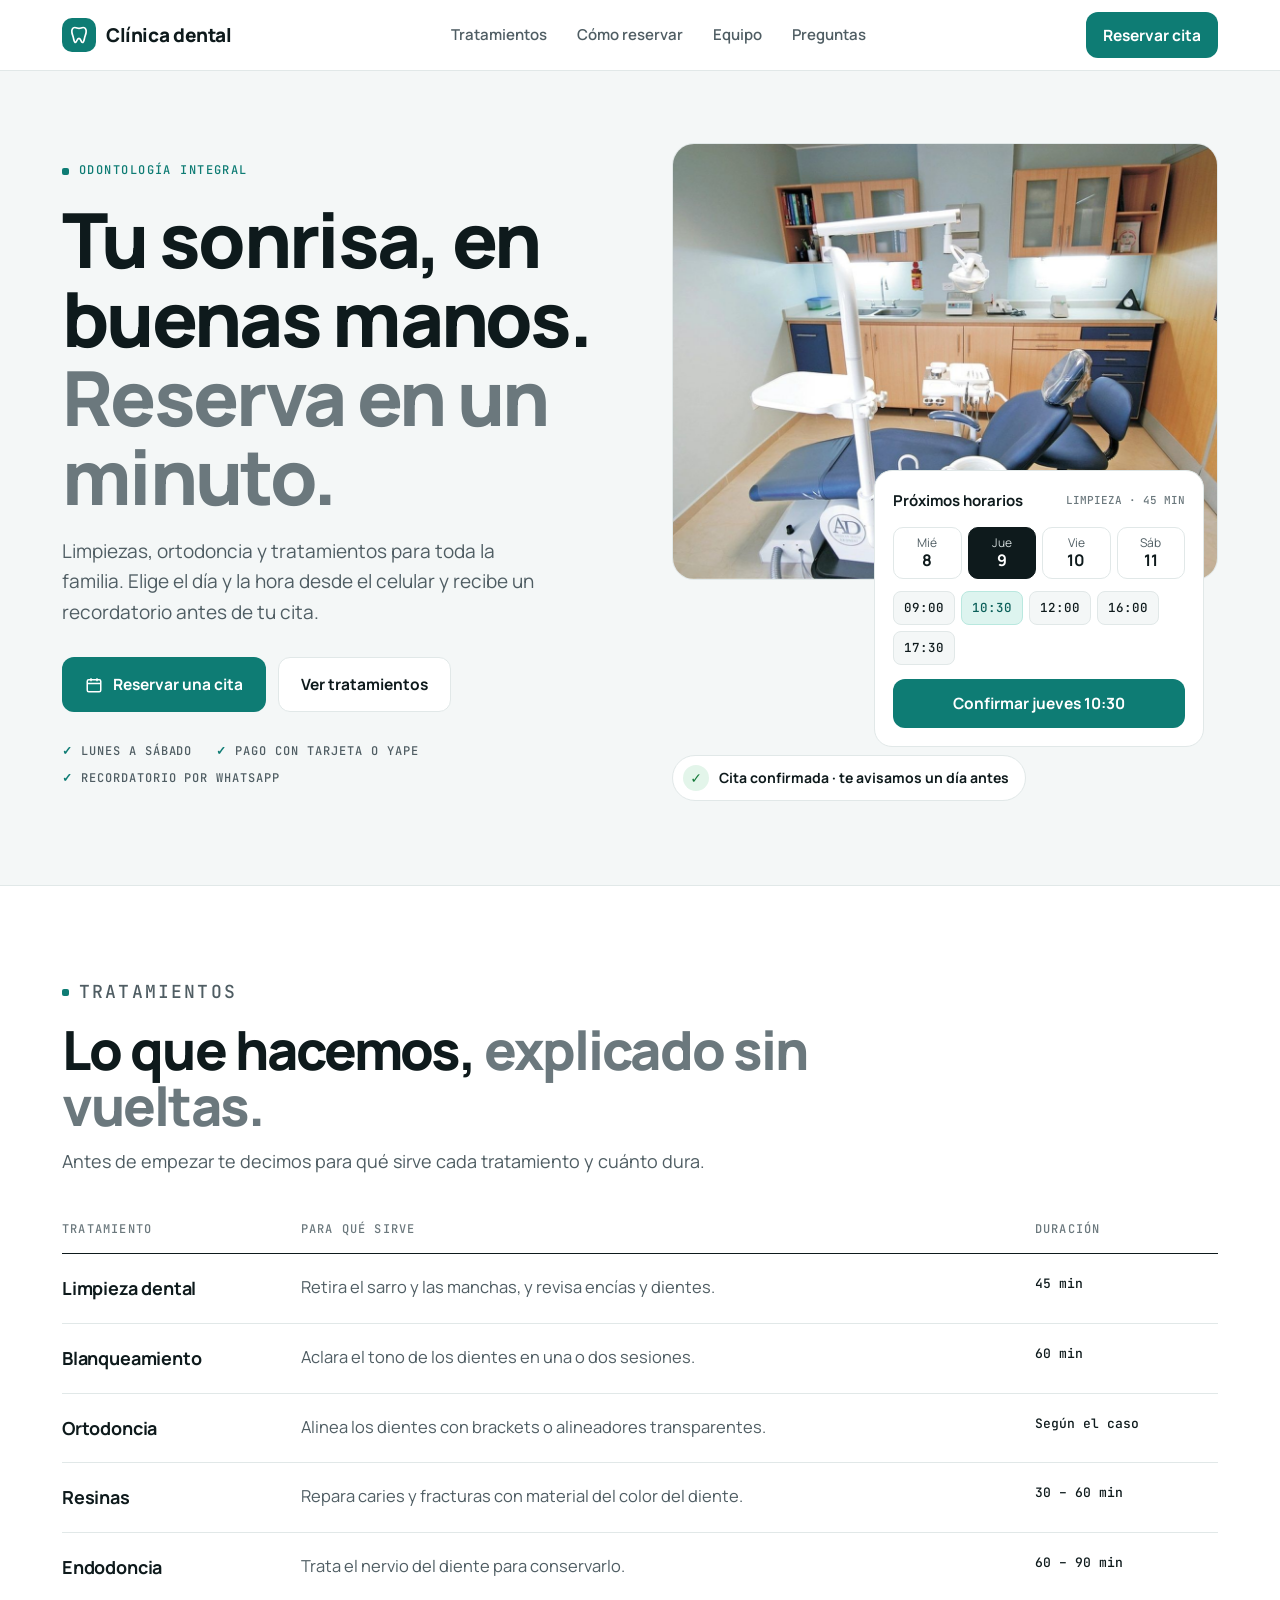
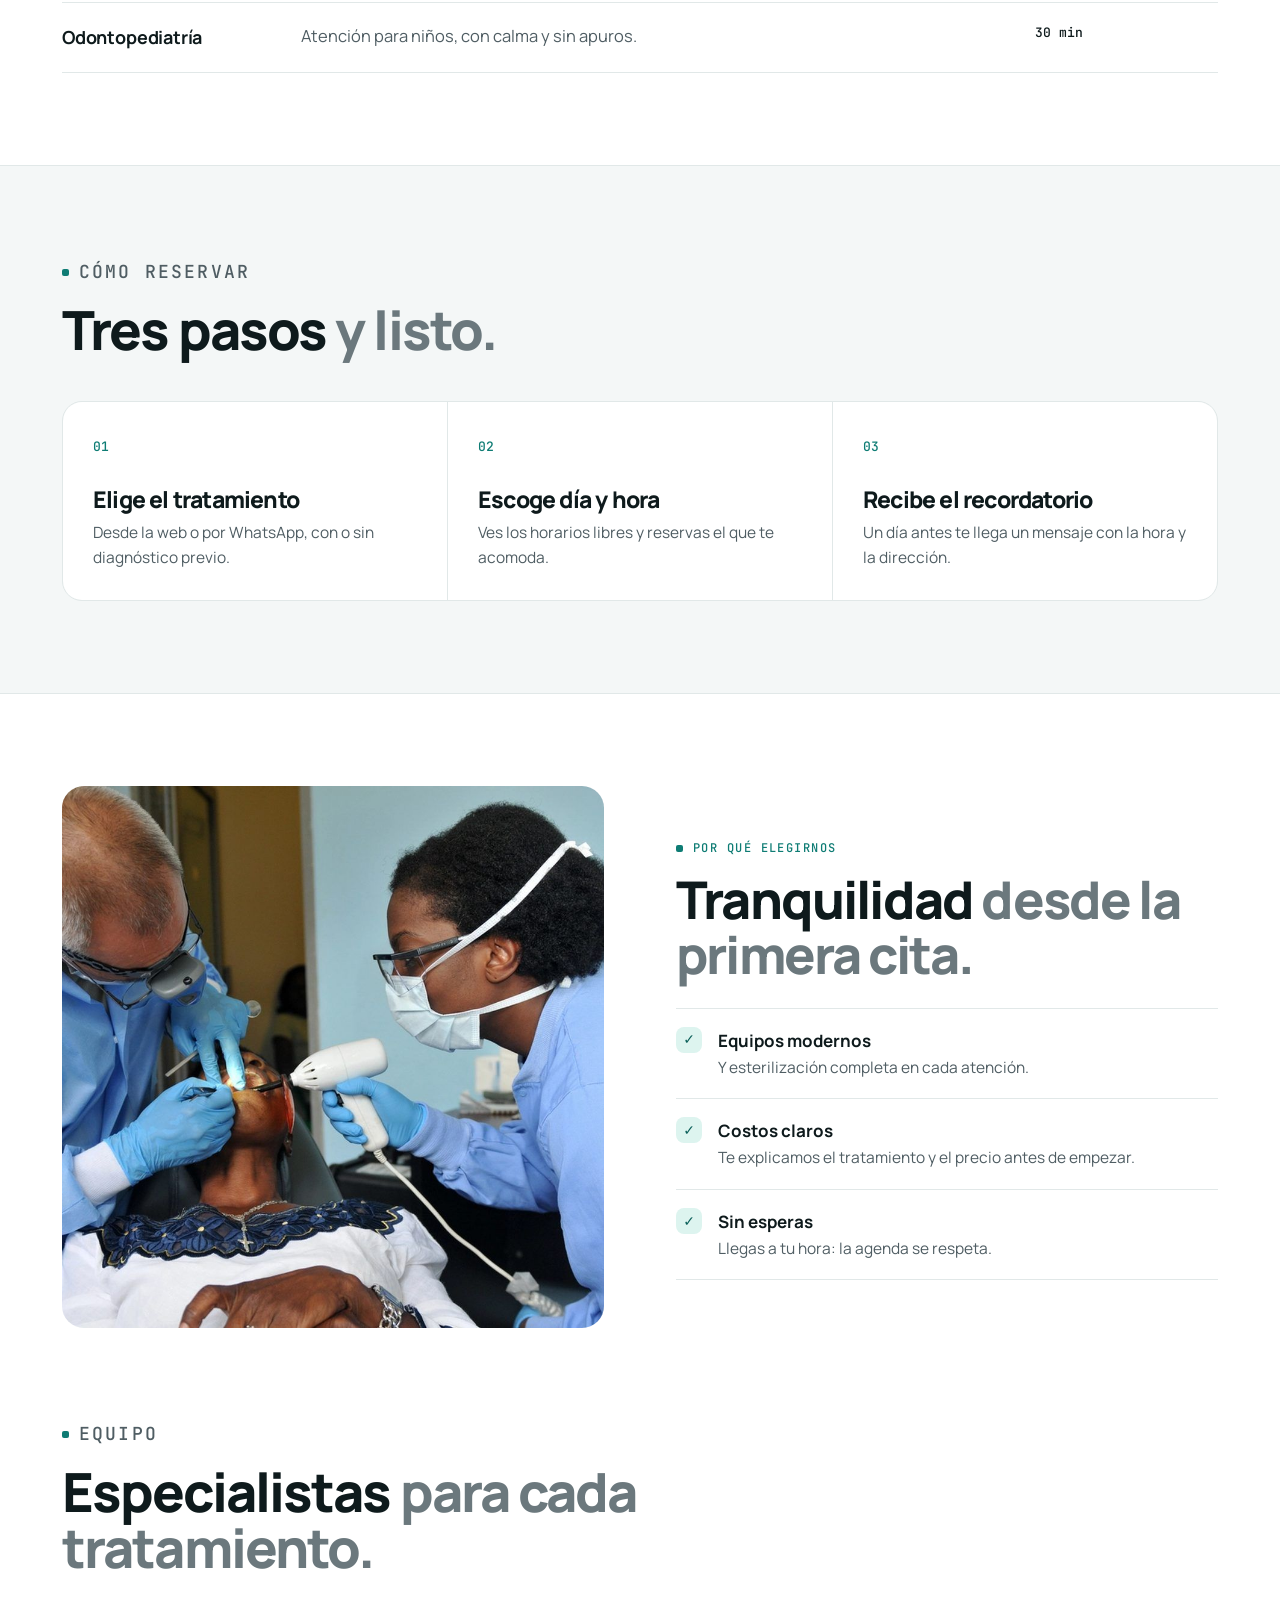
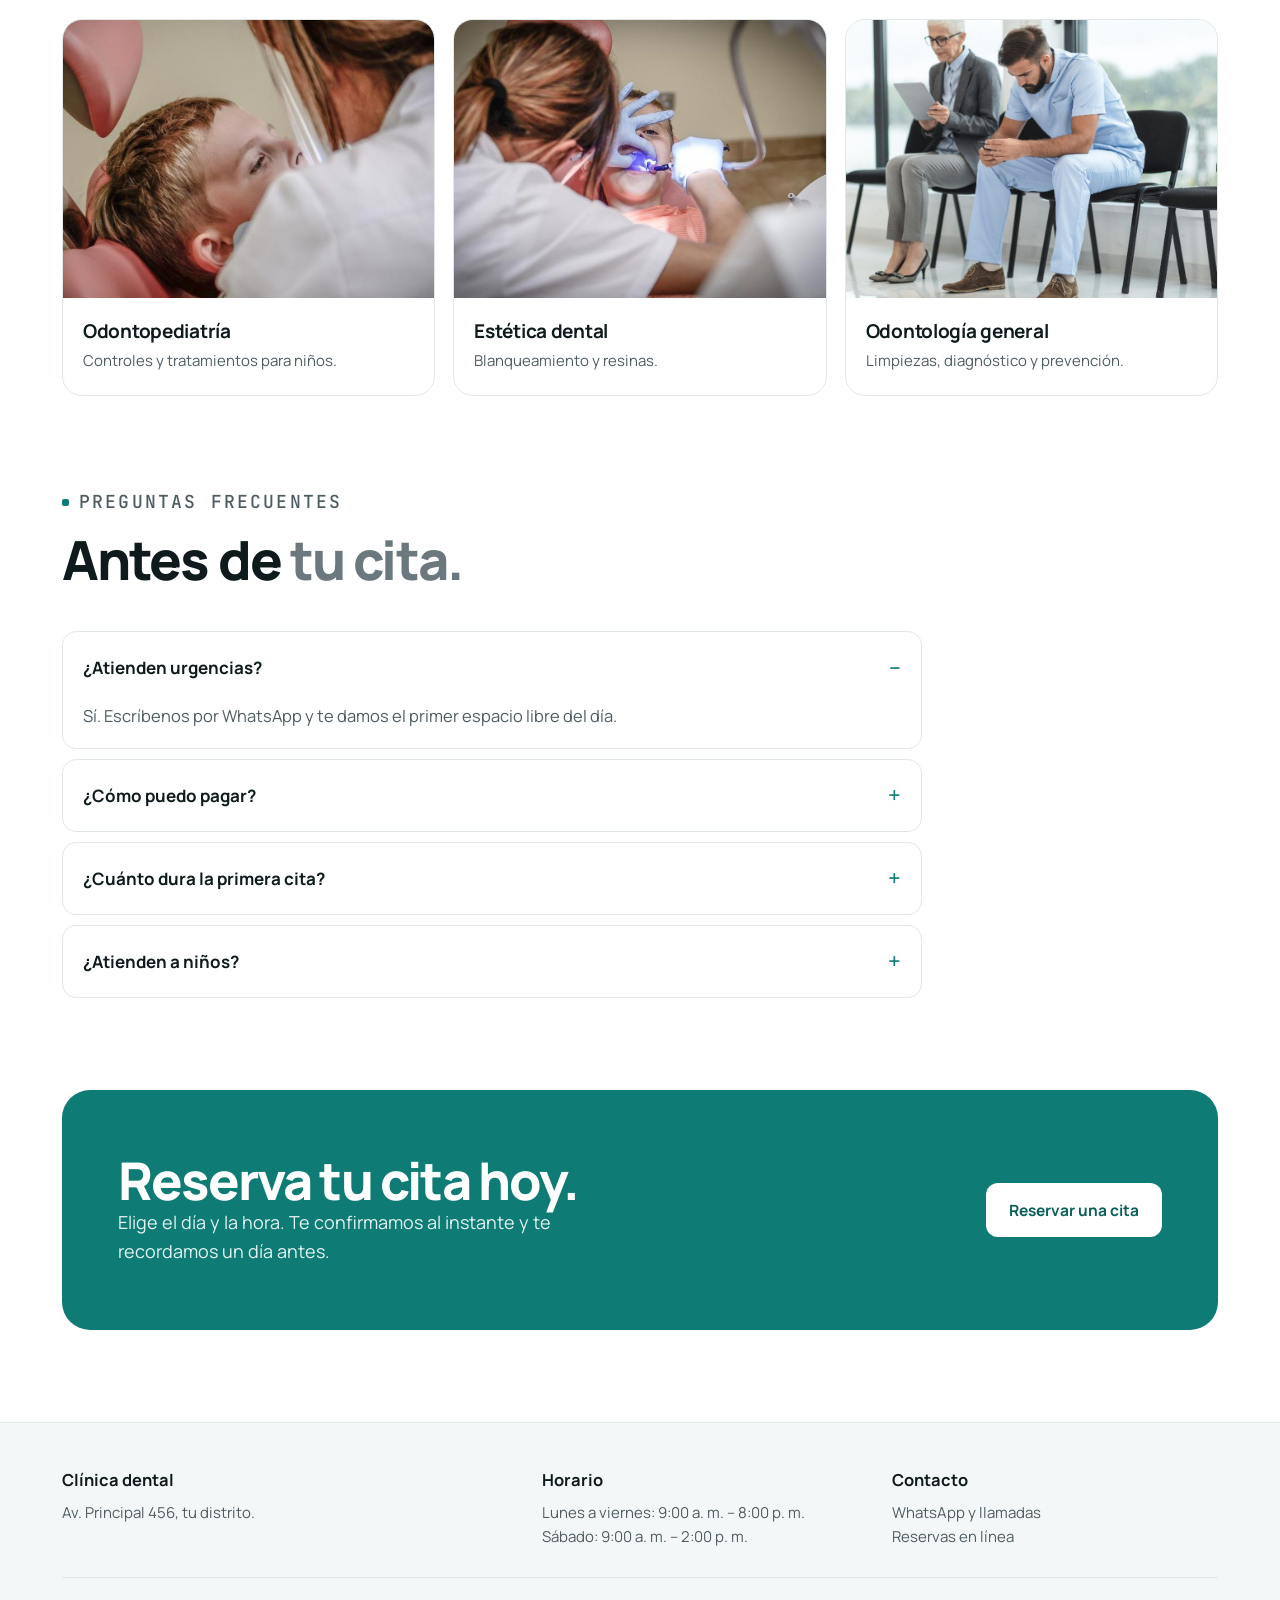
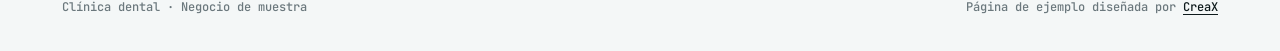
<file: assets/ejemplos/clinica/index.html>
<!doctype html>
<html lang="es">
<head>
<meta charset="utf-8">
<meta name="viewport" content="width=device-width, initial-scale=1">
<meta http-equiv="Content-Security-Policy" content="default-src 'self'; script-src 'none'; style-src 'self' 'unsafe-inline'; img-src 'self' data:; font-src 'self'; connect-src 'none'; frame-src 'none'; object-src 'none'; base-uri 'self'; form-action 'none'">
<meta name="robots" content="noindex, nofollow">
<title>Clínica dental · Página de ejemplo de CreaX</title>
<meta name="description" content="Clínica dental con reserva de citas en línea. Página de ejemplo diseñada por CreaX.">
<meta name="theme-color" content="#FFFFFF">
<style>
@font-face { font-family: "Manrope"; font-weight: 200 800; font-display: swap; src: url("../fuentes/Manrope.woff2") format("woff2"); }
@font-face { font-family: "JetBrains Mono"; font-weight: 500; font-display: swap; src: url("../fuentes/JetBrainsMono-500.woff2") format("woff2"); }
:root {
  --blanco: #FFFFFF; --fondo: #F4F7F7; --tinta: #0E1A1C; --gris: #4F5D63; --gris-2: #6B787D; --linea: #E1E8E8;
  --verde: #0E7C74; --verde-osc: #0A5F59; --menta: #DDF4EF; --menta-2: #B9E8DF; --ok: #157A3A;
  --sans: "Manrope", system-ui, -apple-system, "Segoe UI", sans-serif; --mono: "JetBrains Mono", ui-monospace, Consolas, monospace;
}
*, *::before, *::after { box-sizing: border-box; margin: 0; padding: 0; }
html { scroll-behavior: smooth; -webkit-text-size-adjust: 100%; }
body { background: var(--blanco); color: var(--tinta); font-family: var(--sans); font-size: 16.5px; line-height: 1.6; -webkit-font-smoothing: antialiased; }
img { display: block; max-width: 100%; height: auto; }
a { color: inherit; text-decoration: none; }
.envoltura { width: 100%; max-width: 1200px; margin: 0 auto; padding: 0 22px; }
h1, h2, h3 { font-weight: 800; letter-spacing: -0.035em; line-height: 1.04; }
.gris { color: var(--gris-2); }
.etiqueta { font-family: var(--mono); font-size: 12px; letter-spacing: 0.12em; text-transform: uppercase; color: var(--verde); display: inline-flex; align-items: center; gap: 10px; }
.etiqueta::before { content: ""; width: 7px; height: 7px; background: var(--verde); border-radius: 2px; }
.boton { display: inline-flex; align-items: center; gap: 10px; padding: 14px 22px; border-radius: 12px; font-weight: 700; font-size: 15.5px; border: 1px solid transparent; transition: background-color .2s ease, color .2s ease, border-color .2s ease; }
.boton-verde { background: var(--verde); color: #fff; }
.boton-verde:hover { background: var(--verde-osc); }
.boton-linea { border-color: var(--linea); background: var(--blanco); color: var(--tinta); }
.boton-linea:hover { border-color: var(--tinta); }
.boton svg { width: 18px; height: 18px; }

/* barra */
.barra { position: sticky; top: 0; z-index: 10; background: rgba(255, 255, 255, 0.95); border-bottom: 1px solid var(--linea); }
.barra .envoltura { display: flex; align-items: center; justify-content: space-between; gap: 20px; height: 70px; }
.marca { display: inline-flex; align-items: center; gap: 10px; font-weight: 800; font-size: 19px; letter-spacing: -0.02em; }
.marca span.icono { width: 34px; height: 34px; border-radius: 10px; background: var(--verde); display: grid; place-items: center; }
.marca span.icono svg { width: 20px; height: 20px; }
.menu { display: none; gap: 30px; font-weight: 600; font-size: 15px; color: var(--gris); }
.menu a:hover { color: var(--tinta); }
.barra .boton { padding: 10px 16px; }

/* portada */
.portada { background: var(--fondo); border-bottom: 1px solid var(--linea); padding: 56px 0 64px; }
.portada .envoltura { display: grid; gap: 44px; align-items: center; }
.portada h1 { font-size: clamp(42px, 6.4vw, 76px); margin: 18px 0 20px; }
.portada p.entrada { font-size: 19px; color: var(--gris); max-width: 40ch; }
.acciones { display: flex; flex-wrap: wrap; gap: 12px; margin-top: 30px; }
.confianza { display: flex; flex-wrap: wrap; gap: 8px 24px; margin-top: 30px; font-family: var(--mono); font-size: 12px; letter-spacing: 0.08em; text-transform: uppercase; color: var(--gris); }
.confianza span { display: inline-flex; align-items: center; gap: 8px; }
.confianza span::before { content: "✓"; color: var(--verde); font-weight: 700; }
.collage { position: relative; padding: 0 0 54px; }
.collage > img { width: 100%; aspect-ratio: 5 / 4; object-fit: cover; border-radius: 22px; border: 1px solid var(--linea); }
.reserva { position: relative; margin: -110px 14px 0 auto; width: min(330px, 92%); background: var(--blanco); border: 1px solid var(--linea); border-radius: 18px; padding: 18px; }
.reserva header { display: flex; justify-content: space-between; align-items: center; margin-bottom: 14px; }
.reserva header b { font-size: 15px; }
.reserva header span { font-family: var(--mono); font-size: 11px; color: var(--gris-2); }
.dias { display: grid; grid-template-columns: repeat(4, 1fr); gap: 6px; margin-bottom: 12px; }
.dias span { border: 1px solid var(--linea); border-radius: 10px; text-align: center; padding: 7px 0; font-size: 12px; color: var(--gris); line-height: 1.3; }
.dias span b { display: block; font-size: 16px; color: var(--tinta); }
.dias span.elegido { background: var(--tinta); border-color: var(--tinta); color: #cfd8d8; }
.dias span.elegido b { color: #fff; }
.horas { display: flex; flex-wrap: wrap; gap: 6px; margin-bottom: 14px; }
.horas span { font-family: var(--mono); font-size: 12.5px; padding: 6px 10px; border-radius: 8px; background: var(--fondo); border: 1px solid var(--linea); }
.horas span.elegido { background: var(--menta); border-color: var(--menta-2); color: var(--verde-osc); }
.reserva .boton { width: 100%; justify-content: center; padding: 11px; }
.confirmada { position: absolute; left: 0; bottom: 0; display: inline-flex; align-items: center; gap: 10px; background: var(--blanco); border: 1px solid var(--linea); border-radius: 999px; padding: 9px 16px 9px 10px; font-size: 14px; font-weight: 700; }
.confirmada i { width: 26px; height: 26px; border-radius: 50%; background: #E3F5EA; color: var(--ok); display: grid; place-items: center; font-style: normal; }

/* secciones */
section.bloque { padding: 92px 0; }
.cabeza { display: grid; gap: 14px; margin-bottom: 44px; max-width: 760px; }
.cabeza h2 { font-size: clamp(34px, 4.6vw, 54px); }
.cabeza p { color: var(--gris); font-size: 18px; }

.tabla { width: 100%; border-collapse: collapse; }
.tabla th { text-align: left; font-family: var(--mono); font-weight: 500; font-size: 12px; letter-spacing: 0.1em; text-transform: uppercase; color: var(--gris-2); padding: 0 16px 14px 0; border-bottom: 1px solid var(--tinta); }
.tabla td { padding: 20px 16px 20px 0; border-bottom: 1px solid var(--linea); vertical-align: top; color: var(--gris); }
.tabla td:first-child { color: var(--tinta); font-weight: 700; font-size: 18px; letter-spacing: -0.01em; white-space: nowrap; }
.tabla td:last-child { font-family: var(--mono); font-size: 13px; white-space: nowrap; color: var(--tinta); }
.tabla tr:hover td { background: var(--fondo); }
.tabla-envoltura { overflow-x: auto; }

.pasos { display: grid; gap: 1px; background: var(--linea); border: 1px solid var(--linea); border-radius: 20px; overflow: hidden; }
.paso { background: var(--blanco); padding: 30px; }
.paso .n { font-family: var(--mono); font-size: 13px; color: var(--verde); }
.paso h3 { font-size: 23px; margin: 30px 0 8px; }
.paso p { color: var(--gris); font-size: 15.5px; }

.razones .envoltura { display: grid; gap: 44px; align-items: center; }
.razones img { width: 100%; aspect-ratio: 1; object-fit: cover; border-radius: 22px; }
.chequeo { list-style: none; display: grid; gap: 0; margin-top: 26px; border-top: 1px solid var(--linea); }
.chequeo li { display: grid; grid-template-columns: 30px 1fr; gap: 12px; padding: 18px 0; border-bottom: 1px solid var(--linea); }
.chequeo li i { width: 26px; height: 26px; border-radius: 8px; background: var(--menta); color: var(--verde-osc); display: grid; place-items: center; font-style: normal; font-weight: 800; font-size: 14px; }
.chequeo b { display: block; font-size: 17px; }
.chequeo span { color: var(--gris); font-size: 15.5px; }

.equipo { display: grid; gap: 18px; }
.persona { border: 1px solid var(--linea); border-radius: 20px; overflow: hidden; background: var(--blanco); }
.persona img { width: 100%; aspect-ratio: 4 / 3; object-fit: cover; }
.persona div { padding: 18px 20px 22px; }
.persona b { display: block; font-size: 19px; letter-spacing: -0.015em; }
.persona span { color: var(--gris); font-size: 15px; }

.preguntas { display: grid; gap: 10px; max-width: 860px; }
.preguntas details { border: 1px solid var(--linea); border-radius: 14px; padding: 0 20px; background: var(--blanco); }
.preguntas summary { list-style: none; cursor: pointer; display: flex; justify-content: space-between; align-items: center; gap: 16px; padding: 18px 0; font-weight: 700; font-size: 17px; }
.preguntas summary::-webkit-details-marker { display: none; }
.preguntas summary::after { content: "+"; font-size: 22px; font-weight: 500; color: var(--verde); }
.preguntas details[open] summary::after { content: "–"; }
.preguntas details p { color: var(--gris); padding: 0 0 18px; }

.llamado { background: var(--verde); color: #fff; border-radius: 28px; padding: 56px 32px; display: grid; gap: 22px; }
.llamado h2 { font-size: clamp(32px, 4.4vw, 52px); }
.llamado p { color: #E2F3F1; font-size: 18px; max-width: 46ch; }
.llamado .boton { background: #fff; color: var(--verde-osc); justify-self: start; }

footer { border-top: 1px solid var(--linea); margin-top: 92px; padding: 44px 0 34px; background: var(--fondo); }
footer .envoltura { display: grid; gap: 28px; }
footer .columnas { display: grid; gap: 24px; }
footer b { display: block; margin-bottom: 8px; }
footer p, footer li { color: var(--gris); font-size: 15px; list-style: none; }
.creditos { border-top: 1px solid var(--linea); padding-top: 20px; display: flex; flex-wrap: wrap; justify-content: space-between; gap: 10px; font-family: var(--mono); font-size: 12px; color: var(--gris-2); }
.creditos a { text-decoration: underline; text-underline-offset: 3px; color: var(--tinta); }

@media (min-width: 860px) {
  .menu { display: flex; }
  .portada { padding: 72px 0 84px; }
  .portada .envoltura { grid-template-columns: 1fr 1fr; gap: 64px; }
  .pasos { grid-template-columns: repeat(3, 1fr); }
  .razones .envoltura { grid-template-columns: 1fr 1fr; gap: 72px; }
  .equipo { grid-template-columns: repeat(3, 1fr); }
  .llamado { grid-template-columns: 1fr auto; align-items: center; padding: 64px 56px; }
  .llamado .boton { justify-self: end; }
  footer .columnas { grid-template-columns: 1.4fr 1fr 1fr; }
}
</style>
</head>
<body>

<header class="barra">
  <div class="envoltura">
    <a class="marca" href="#"><span class="icono" aria-hidden="true"><svg viewBox="0 0 24 24" fill="none" stroke="#fff" stroke-width="2" stroke-linejoin="round"><path d="M7 3c2 0 3 1 5 1s3-1 5-1c3 0 4 3 3.5 6-.4 2.4-1.2 4-1.8 6.5-.5 2.2-.9 5.5-2.6 5.5-2 0-1.5-5-4.1-5S9.1 21 7.9 21c-1.7 0-2.1-3.3-2.6-5.5C4.7 13 3.9 11.4 3.5 9 3 6 4 3 7 3Z"/></svg></span>Clínica dental</a>
    <nav class="menu" aria-label="Secciones"><a href="#tratamientos">Tratamientos</a><a href="#reservar">Cómo reservar</a><a href="#equipo">Equipo</a><a href="#preguntas">Preguntas</a></nav>
    <a class="boton boton-verde" href="#">Reservar cita</a>
  </div>
</header>

<main>
  <section class="portada">
    <div class="envoltura">
      <div>
        <p class="etiqueta">Odontología integral</p>
        <h1>Tu sonrisa, en buenas manos. <span class="gris">Reserva en un minuto.</span></h1>
        <p class="entrada">Limpiezas, ortodoncia y tratamientos para toda la familia. Elige el día y la hora desde el celular y recibe un recordatorio antes de tu cita.</p>
        <div class="acciones">
          <a class="boton boton-verde" href="#"><svg viewBox="0 0 24 24" fill="none" stroke="currentColor" stroke-width="2" aria-hidden="true"><rect x="3" y="5" width="18" height="16" rx="2"/><path d="M3 10h18M8 3v4M16 3v4"/></svg>Reservar una cita</a>
          <a class="boton boton-linea" href="#tratamientos">Ver tratamientos</a>
        </div>
        <p class="confianza"><span>Lunes a sábado</span><span>Pago con tarjeta o Yape</span><span>Recordatorio por WhatsApp</span></p>
      </div>
      <div class="collage">
        <img src="fotos/consultorio.jpg" width="1200" height="900" alt="Consultorio dental con sillón y equipos">
        <div class="reserva" aria-hidden="true">
          <header><b>Próximos horarios</b><span>LIMPIEZA · 45 MIN</span></header>
          <div class="dias"><span>Mié<b>8</b></span><span class="elegido">Jue<b>9</b></span><span>Vie<b>10</b></span><span>Sáb<b>11</b></span></div>
          <div class="horas"><span>09:00</span><span class="elegido">10:30</span><span>12:00</span><span>16:00</span><span>17:30</span></div>
          <span class="boton boton-verde">Confirmar jueves 10:30</span>
        </div>
        <p class="confirmada" aria-hidden="true"><i>✓</i>Cita confirmada · te avisamos un día antes</p>
      </div>
    </div>
  </section>

  <section class="bloque" id="tratamientos">
    <div class="envoltura">
      <div class="cabeza"><p class="etiqueta">Tratamientos</p><h2>Lo que hacemos, <span class="gris">explicado sin vueltas.</span></h2><p>Antes de empezar te decimos para qué sirve cada tratamiento y cuánto dura.</p></div>
      <div class="tabla-envoltura">
        <table class="tabla">
          <thead><tr><th>Tratamiento</th><th>Para qué sirve</th><th>Duración</th></tr></thead>
          <tbody>
            <tr><td>Limpieza dental</td><td>Retira el sarro y las manchas, y revisa encías y dientes.</td><td>45 min</td></tr>
            <tr><td>Blanqueamiento</td><td>Aclara el tono de los dientes en una o dos sesiones.</td><td>60 min</td></tr>
            <tr><td>Ortodoncia</td><td>Alinea los dientes con brackets o alineadores transparentes.</td><td>Según el caso</td></tr>
            <tr><td>Resinas</td><td>Repara caries y fracturas con material del color del diente.</td><td>30 – 60 min</td></tr>
            <tr><td>Endodoncia</td><td>Trata el nervio del diente para conservarlo.</td><td>60 – 90 min</td></tr>
            <tr><td>Odontopediatría</td><td>Atención para niños, con calma y sin apuros.</td><td>30 min</td></tr>
          </tbody>
        </table>
      </div>
    </div>
  </section>

  <section class="bloque" id="reservar" style="background: var(--fondo); border-block: 1px solid var(--linea)">
    <div class="envoltura">
      <div class="cabeza"><p class="etiqueta">Cómo reservar</p><h2>Tres pasos <span class="gris">y listo.</span></h2></div>
      <div class="pasos">
        <div class="paso"><span class="n">01</span><h3>Elige el tratamiento</h3><p>Desde la web o por WhatsApp, con o sin diagnóstico previo.</p></div>
        <div class="paso"><span class="n">02</span><h3>Escoge día y hora</h3><p>Ves los horarios libres y reservas el que te acomoda.</p></div>
        <div class="paso"><span class="n">03</span><h3>Recibe el recordatorio</h3><p>Un día antes te llega un mensaje con la hora y la dirección.</p></div>
      </div>
    </div>
  </section>

  <section class="bloque razones">
    <div class="envoltura">
      <img src="fotos/atencion.jpg" width="900" height="900" alt="Dentistas atendiendo a un paciente" loading="lazy">
      <div>
        <p class="etiqueta">Por qué elegirnos</p>
        <h2 style="font-size: clamp(34px, 4.4vw, 52px); margin-top: 14px">Tranquilidad <span class="gris">desde la primera cita.</span></h2>
        <ul class="chequeo">
          <li><i>✓</i><div><b>Equipos modernos</b><span>Y esterilización completa en cada atención.</span></div></li>
          <li><i>✓</i><div><b>Costos claros</b><span>Te explicamos el tratamiento y el precio antes de empezar.</span></div></li>
          <li><i>✓</i><div><b>Sin esperas</b><span>Llegas a tu hora: la agenda se respeta.</span></div></li>
        </ul>
      </div>
    </div>
  </section>

  <section class="bloque" id="equipo" style="padding-top: 0">
    <div class="envoltura">
      <div class="cabeza"><p class="etiqueta">Equipo</p><h2>Especialistas <span class="gris">para cada tratamiento.</span></h2></div>
      <div class="equipo">
        <article class="persona"><img src="fotos/control.jpg" width="900" height="900" alt="Control dental a un niño" loading="lazy"><div><b>Odontopediatría</b><span>Controles y tratamientos para niños.</span></div></article>
        <article class="persona"><img src="fotos/lampara.jpg" width="800" height="500" alt="Tratamiento con lámpara de fotocurado" loading="lazy"><div><b>Estética dental</b><span>Blanqueamiento y resinas.</span></div></article>
        <article class="persona"><img src="fotos/espera.jpg" width="900" height="900" alt="Pacientes en la sala de espera" loading="lazy"><div><b>Odontología general</b><span>Limpiezas, diagnóstico y prevención.</span></div></article>
      </div>
    </div>
  </section>

  <section class="bloque" id="preguntas" style="padding-top: 0">
    <div class="envoltura">
      <div class="cabeza"><p class="etiqueta">Preguntas frecuentes</p><h2>Antes de <span class="gris">tu cita.</span></h2></div>
      <div class="preguntas">
        <details open><summary>¿Atienden urgencias?</summary><p>Sí. Escríbenos por WhatsApp y te damos el primer espacio libre del día.</p></details>
        <details><summary>¿Cómo puedo pagar?</summary><p>Con tarjeta, Yape o en efectivo. Te damos boleta por cada atención.</p></details>
        <details><summary>¿Cuánto dura la primera cita?</summary><p>Unos 45 minutos: revisamos tu boca, conversamos y te proponemos un plan.</p></details>
        <details><summary>¿Atienden a niños?</summary><p>Sí, con odontopediatría y con calma para que la visita sea tranquila.</p></details>
      </div>
    </div>
  </section>

  <section class="envoltura">
    <div class="llamado">
      <div><h2>Reserva tu cita hoy.</h2><p>Elige el día y la hora. Te confirmamos al instante y te recordamos un día antes.</p></div>
      <a class="boton" href="#">Reservar una cita</a>
    </div>
  </section>
</main>

<footer>
  <div class="envoltura">
    <div class="columnas">
      <div><b>Clínica dental</b><p>Av. Principal 456, tu distrito.</p></div>
      <div><b>Horario</b><ul><li>Lunes a viernes: 9:00 a. m. – 8:00 p. m.</li><li>Sábado: 9:00 a. m. – 2:00 p. m.</li></ul></div>
      <div><b>Contacto</b><ul><li>WhatsApp y llamadas</li><li>Reservas en línea</li></ul></div>
    </div>
    <p class="creditos"><span>Clínica dental · Negocio de muestra</span><span>Página de ejemplo diseñada por <a href="../../../index.html">CreaX</a></span></p>
  </div>
</footer>

</body>
</html>
</file>
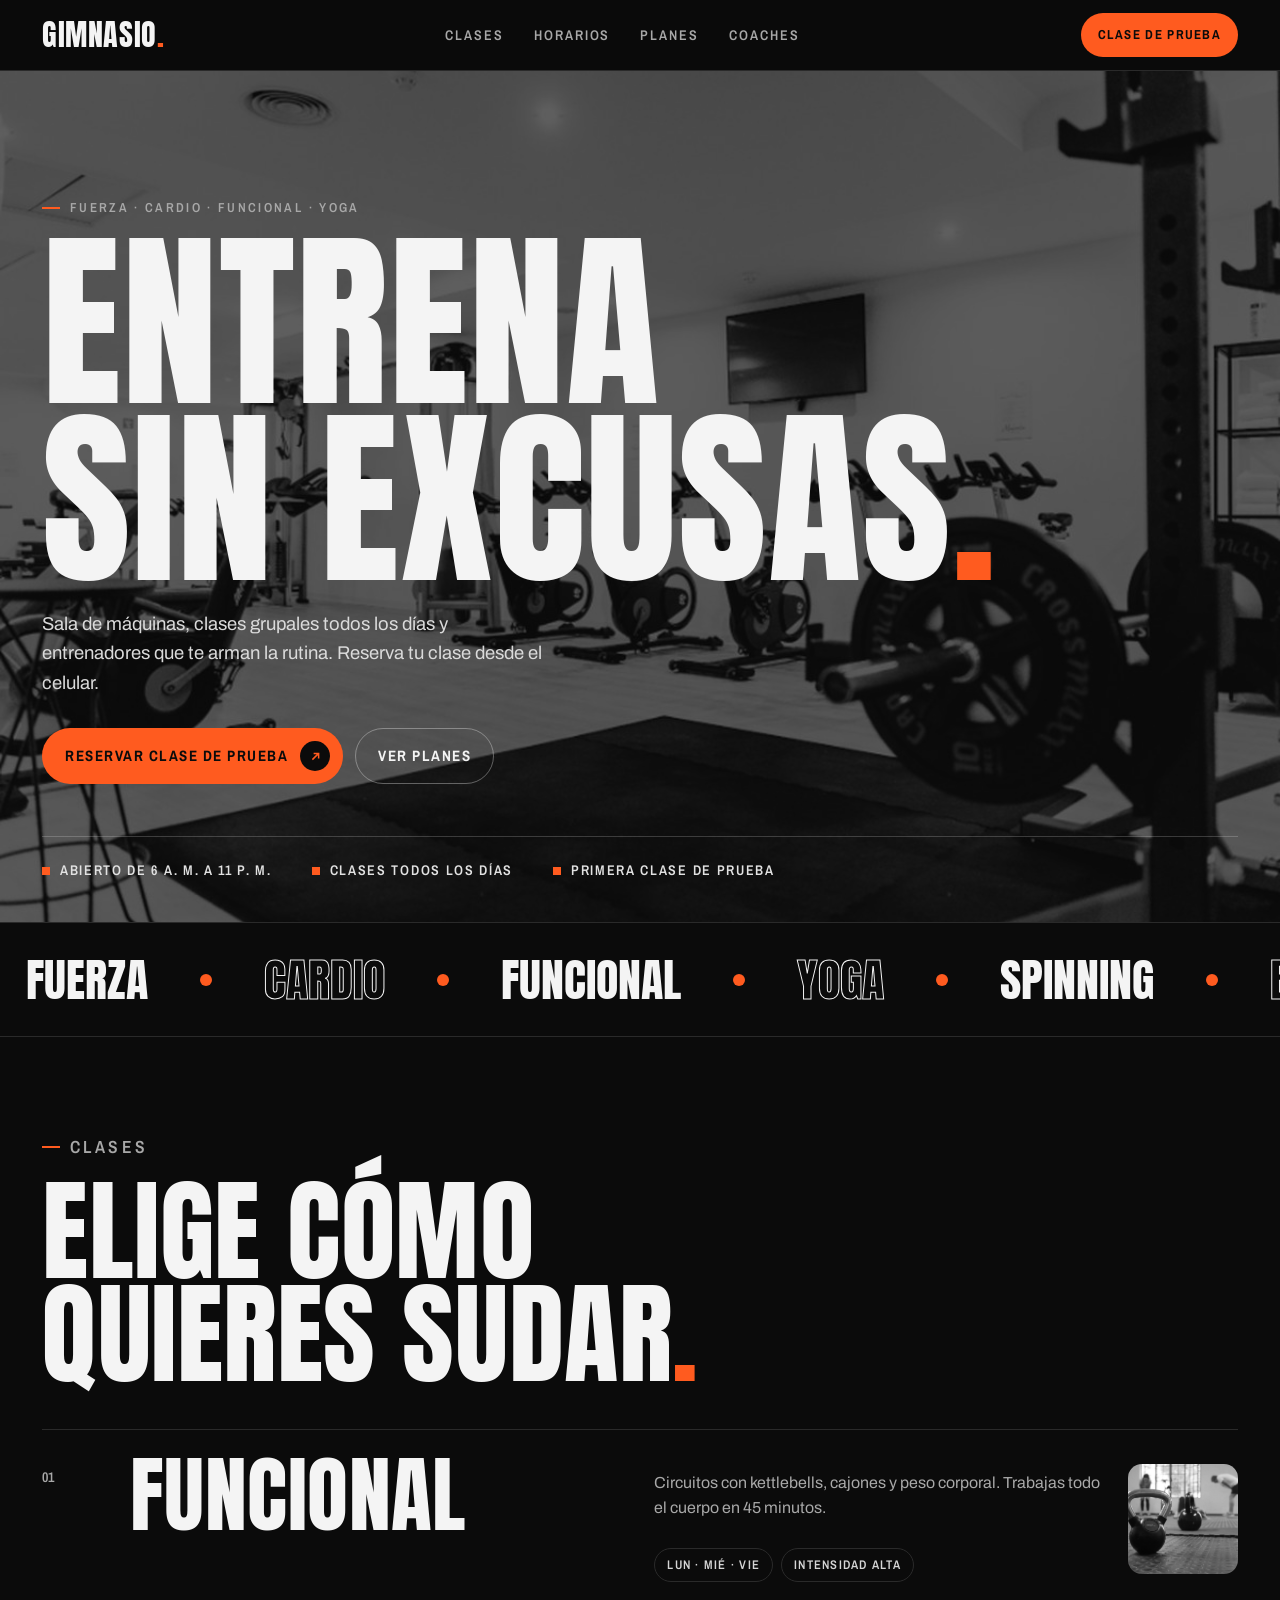
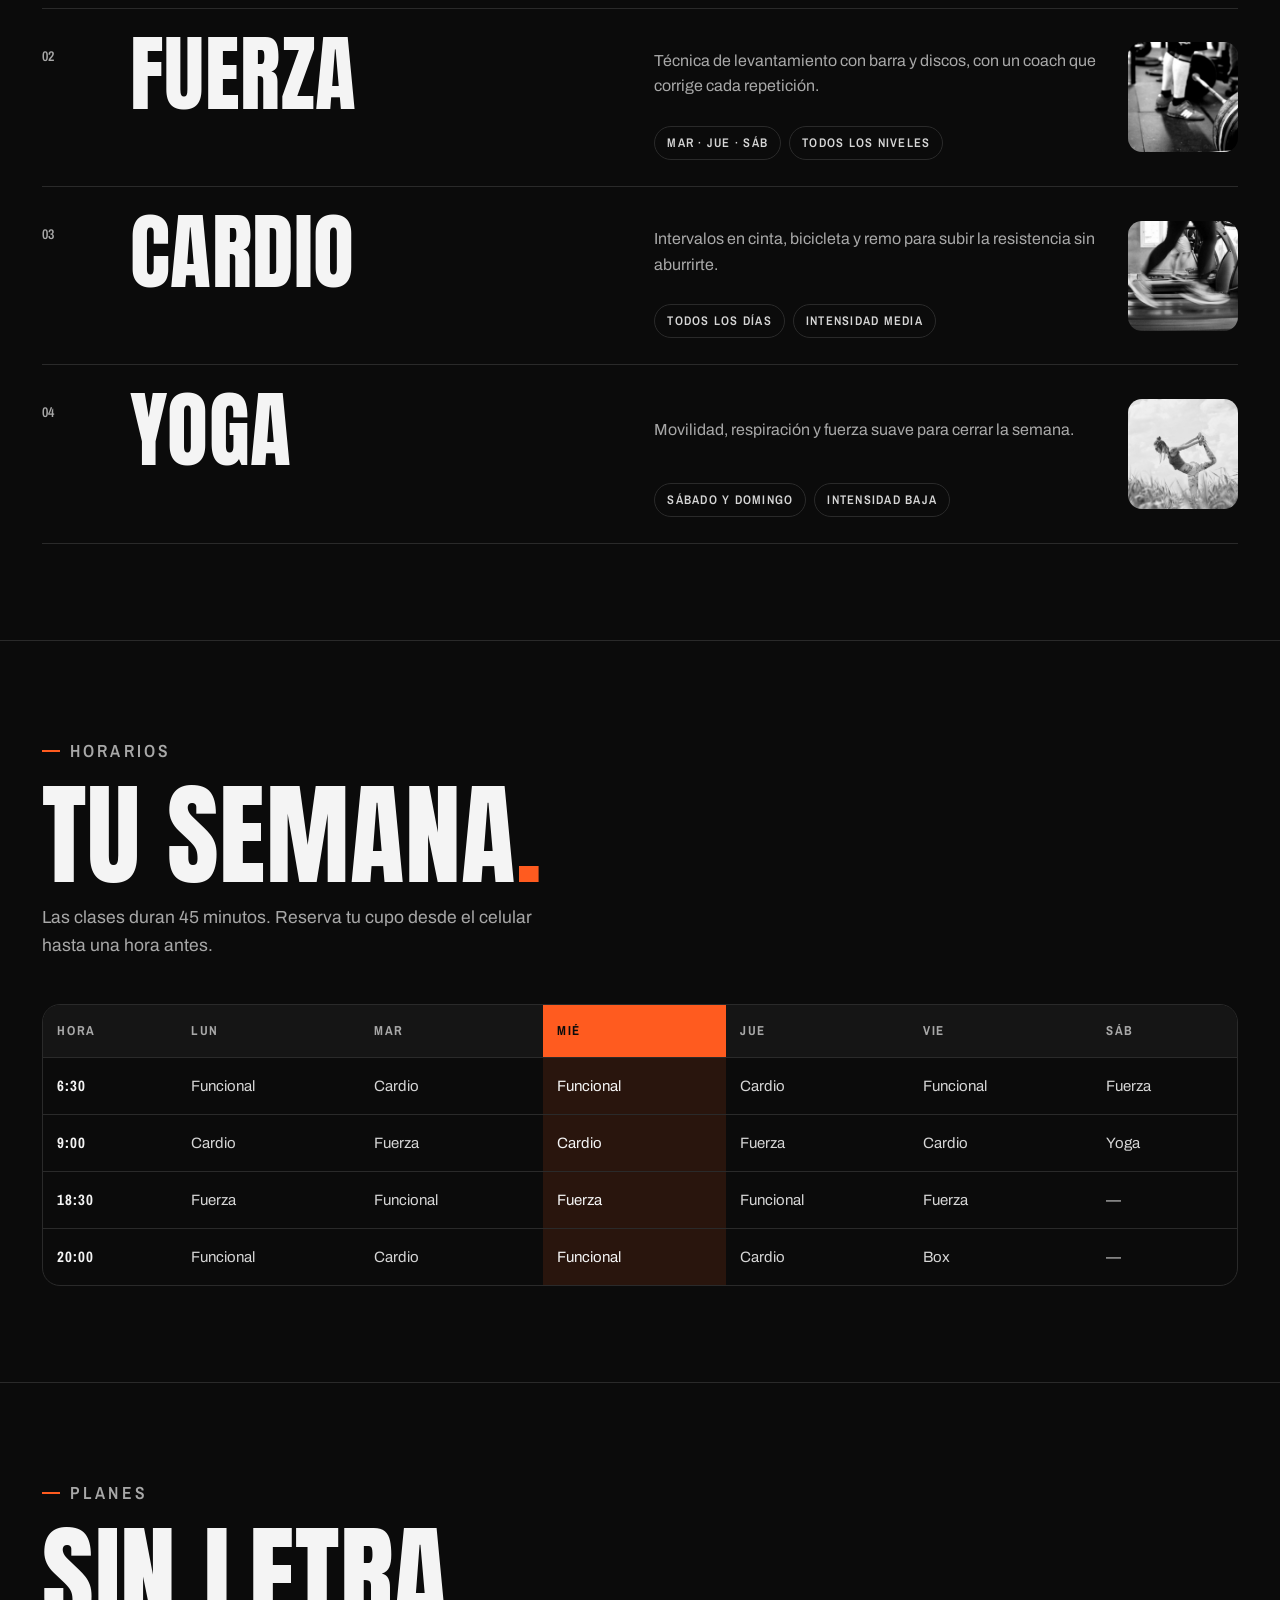
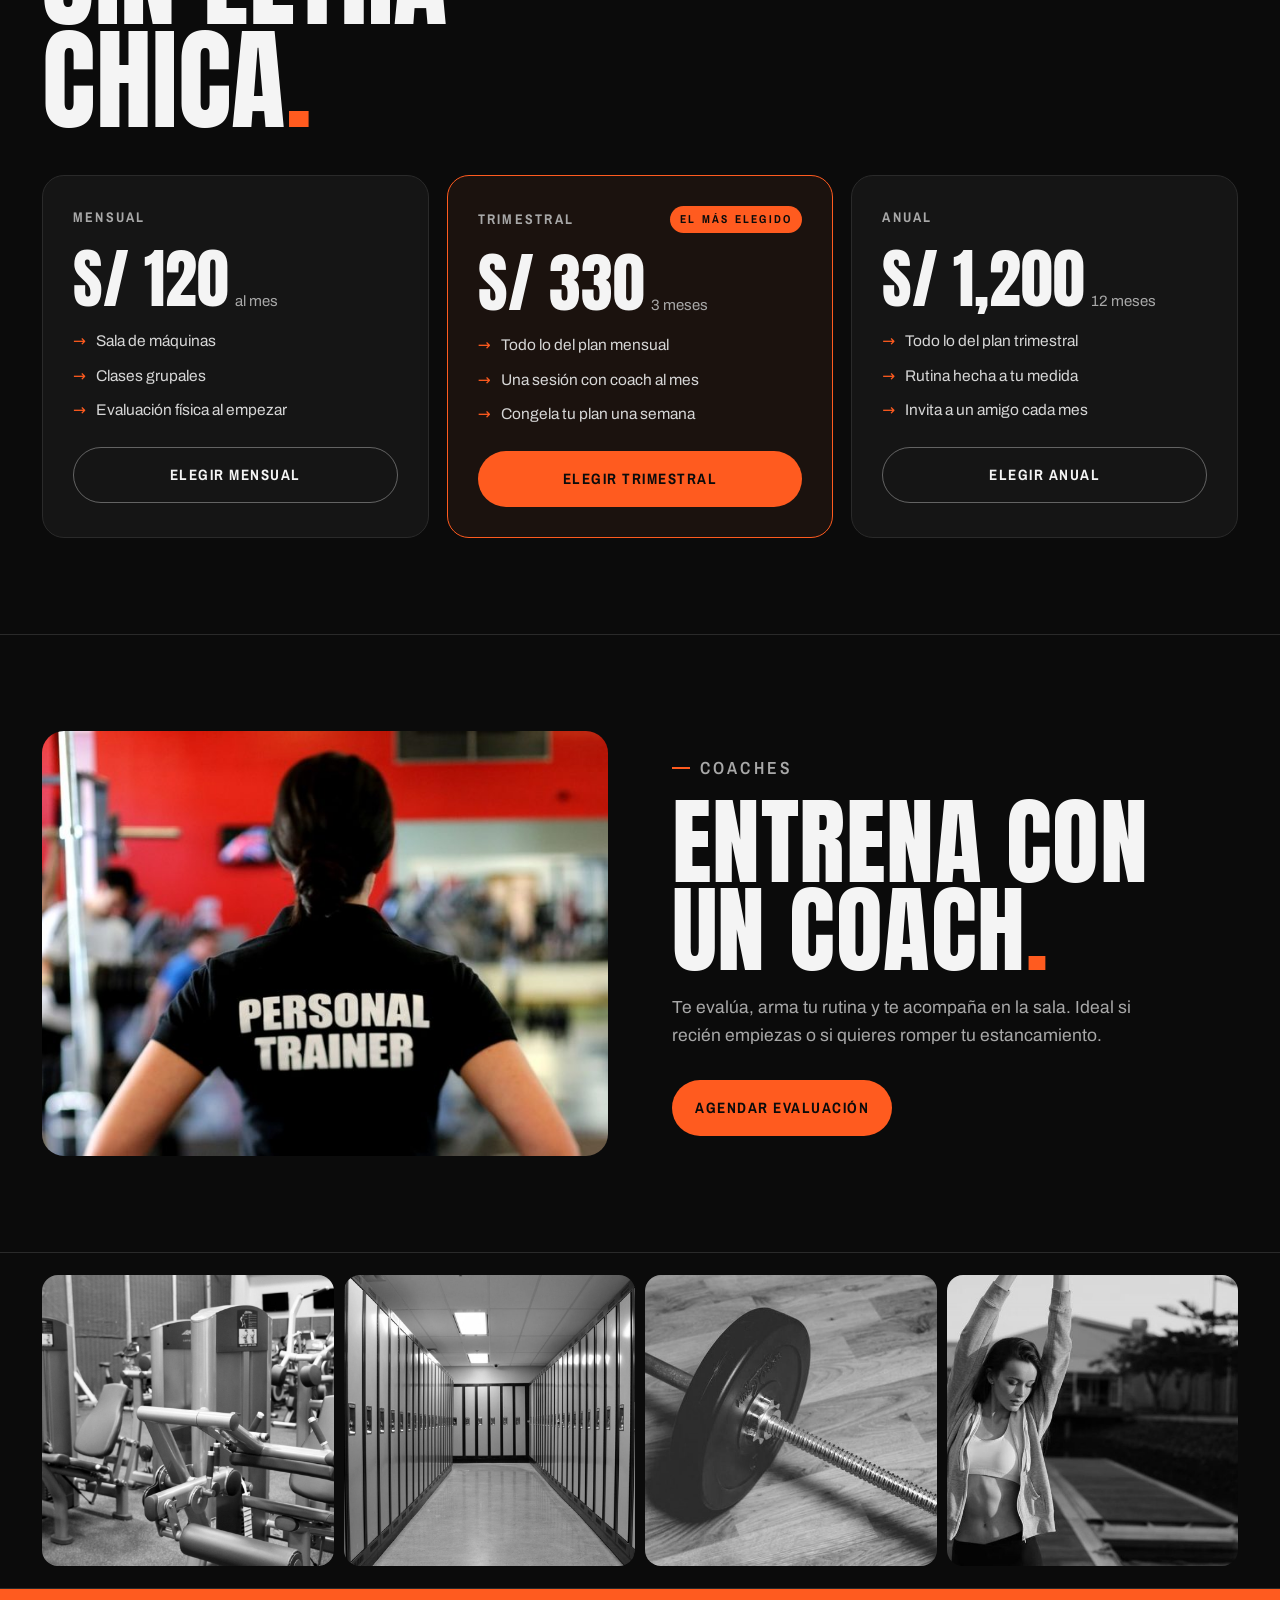
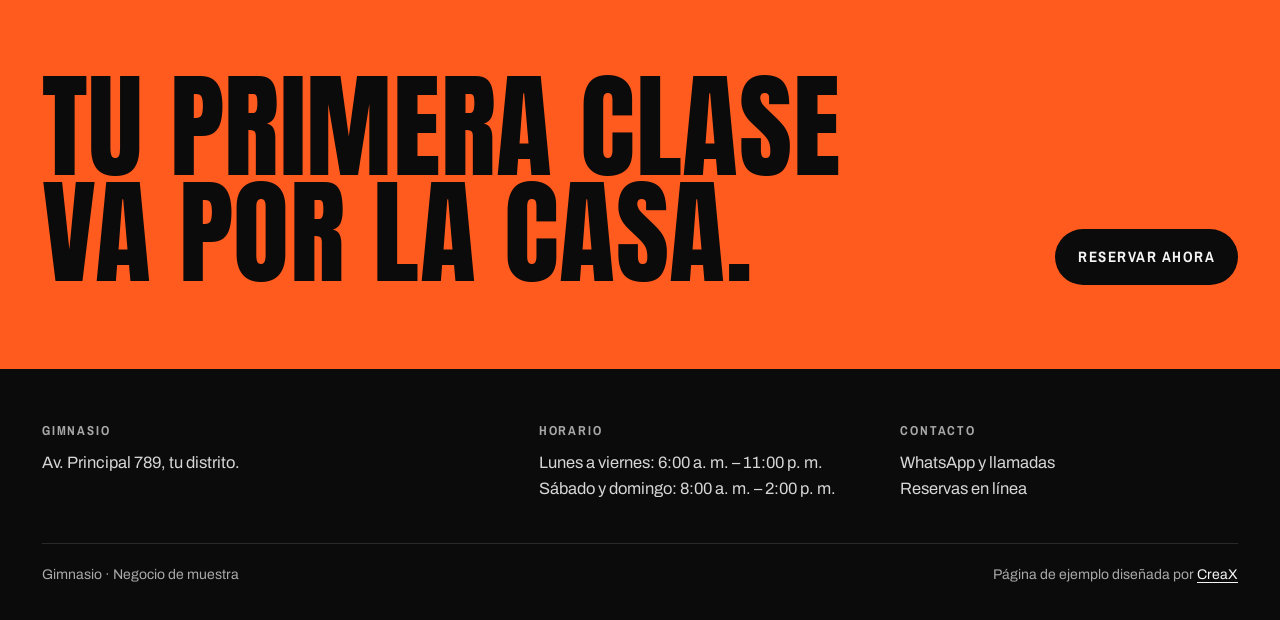
<file: assets/ejemplos/gimnasio/index.html>
<!doctype html>
<html lang="es">
<head>
<meta charset="utf-8">
<meta name="viewport" content="width=device-width, initial-scale=1">
<meta http-equiv="Content-Security-Policy" content="default-src 'self'; script-src 'none'; style-src 'self' 'unsafe-inline'; img-src 'self' data:; font-src 'self'; connect-src 'none'; frame-src 'none'; object-src 'none'; base-uri 'self'; form-action 'none'">
<meta name="robots" content="noindex, nofollow">
<title>Gimnasio · Página de ejemplo de CreaX</title>
<meta name="description" content="Gimnasio con clases todos los días, planes y entrenadores. Página de ejemplo diseñada por CreaX.">
<meta name="theme-color" content="#0B0B0B">
<style>
@font-face { font-family: "Anton"; font-weight: 400; font-display: swap; src: url("../fuentes/Anton-400.woff2") format("woff2"); }
@font-face { font-family: "Archivo"; font-weight: 100 900; font-display: swap; src: url("../fuentes/Archivo.woff2") format("woff2"); }
@font-face { font-family: "Archivo Narrow"; font-weight: 400 700; font-display: swap; src: url("../fuentes/ArchivoNarrow.woff2") format("woff2"); }
:root {
  --negro: #0B0B0B; --panel: #151515; --linea: #2A2A2A; --texto: #F4F4F4; --gris: #A8A8A8;
  --naranja: #FF5B1F; --naranja-osc: #E2470F;
  --display: "Anton", Impact, "Arial Narrow", sans-serif; --sans: "Archivo", system-ui, -apple-system, "Segoe UI", sans-serif; --narrow: "Archivo Narrow", "Arial Narrow", sans-serif;
}
*, *::before, *::after { box-sizing: border-box; margin: 0; padding: 0; }
html { scroll-behavior: smooth; -webkit-text-size-adjust: 100%; }
body { background: var(--negro); color: var(--texto); font-family: var(--sans); font-size: 16.5px; line-height: 1.6; -webkit-font-smoothing: antialiased; }
img { display: block; max-width: 100%; height: auto; }
a { color: inherit; text-decoration: none; }
.envoltura { width: 100%; max-width: 1240px; margin: 0 auto; padding: 0 22px; }
h1, h2, h3, .marca { font-family: var(--display); font-weight: 400; text-transform: uppercase; line-height: 0.92; letter-spacing: 0.005em; }
.punto { color: var(--naranja); }
.rotulo { font-family: var(--narrow); font-weight: 600; font-size: 13px; letter-spacing: 0.18em; text-transform: uppercase; color: var(--gris); display: inline-flex; align-items: center; gap: 10px; }
.rotulo::before { content: ""; width: 18px; height: 2px; background: var(--naranja); }
.boton { display: inline-flex; align-items: center; gap: 12px; padding: 15px 22px; border-radius: 999px; font-family: var(--narrow); font-weight: 700; font-size: 15px; letter-spacing: 0.1em; text-transform: uppercase; border: 1.5px solid transparent; transition: background-color .2s ease, color .2s ease, border-color .2s ease; }
.boton-naranja { background: var(--naranja); color: var(--negro); }
.boton-naranja:hover { background: var(--texto); }
.boton-linea { border-color: rgba(244, 244, 244, 0.35); color: var(--texto); }
.boton-linea:hover { border-color: var(--texto); }
.flecha { width: 30px; height: 30px; border-radius: 50%; background: var(--negro); color: var(--naranja); display: grid; place-items: center; margin: -6px -10px -6px 0; }
.flecha svg { width: 15px; height: 15px; }

/* barra */
.barra { position: sticky; top: 0; z-index: 10; background: rgba(11, 11, 11, 0.92); border-bottom: 1px solid var(--linea); }
.barra .envoltura { display: flex; align-items: center; justify-content: space-between; gap: 18px; height: 70px; }
.marca { font-size: 30px; letter-spacing: 0.02em; }
.menu { display: none; gap: 30px; font-family: var(--narrow); font-weight: 600; font-size: 14px; letter-spacing: 0.14em; text-transform: uppercase; color: var(--gris); }
.menu a:hover { color: var(--texto); }
.barra .boton { padding: 11px 16px; font-size: 13px; }

/* portada */
.portada { position: relative; min-height: min(88vh, 820px); display: grid; align-items: end; overflow: hidden; border-bottom: 1px solid var(--linea); }
.portada > img { position: absolute; inset: 0; z-index: 0; width: 100%; height: 100%; object-fit: cover; filter: grayscale(1) contrast(1.1); }
.portada::before { content: ""; position: absolute; inset: 0; z-index: 1; background: rgba(11, 11, 11, 0.66); }
.portada .envoltura { position: relative; z-index: 2; padding-top: 120px; padding-bottom: 40px; }
.portada h1 { font-size: clamp(76px, 15vw, 200px); margin: 16px 0 22px; }
.portada p.entrada { max-width: 46ch; font-size: 18.5px; color: #DADADA; }
.acciones { display: flex; flex-wrap: wrap; gap: 12px; margin-top: 30px; }
.hechos { position: relative; display: grid; gap: 12px; margin-top: 52px; padding-top: 22px; border-top: 1px solid rgba(244, 244, 244, 0.2); font-family: var(--narrow); font-weight: 600; font-size: 14px; letter-spacing: 0.12em; text-transform: uppercase; color: #E2E2E2; }
.hechos span { display: inline-flex; align-items: center; gap: 10px; }
.hechos span::before { content: ""; width: 8px; height: 8px; background: var(--naranja); }

/* cinta */
.cinta { border-bottom: 1px solid var(--linea); overflow: hidden; padding: 20px 0; }
.cinta-pista { display: flex; width: max-content; animation: correr 30s linear infinite; }
.cinta-pista span { font-family: var(--display); font-size: 46px; text-transform: uppercase; padding: 0 26px; white-space: nowrap; display: inline-flex; align-items: center; gap: 52px; }
.cinta-pista span:nth-child(even) { color: transparent; -webkit-text-stroke: 1px var(--texto); }
.cinta-pista span::after { content: ""; width: 12px; height: 12px; border-radius: 50%; background: var(--naranja); }
@keyframes correr { to { transform: translateX(-50%); } }

/* secciones */
section.bloque { padding: 96px 0; border-bottom: 1px solid var(--linea); }
.cabeza { display: grid; gap: 18px; margin-bottom: 44px; }
.cabeza h2 { font-size: clamp(54px, 9vw, 112px); }
.cabeza p { color: var(--gris); max-width: 52ch; font-size: 17.5px; }

.clases { list-style: none; border-top: 1px solid var(--linea); }
.clase { display: grid; grid-template-columns: 40px 1fr auto; gap: 14px 18px; align-items: center; padding: 26px 0; border-bottom: 1px solid var(--linea); }
.clase .n { font-family: var(--narrow); font-weight: 600; color: var(--gris); font-size: 14px; align-self: start; padding-top: 10px; }
.clase h3 { font-size: clamp(44px, 7vw, 84px); transition: color .2s ease; }
.clase p { grid-column: 2 / -1; color: var(--gris); font-size: 16px; }
.clase .chips { grid-column: 2 / -1; display: flex; flex-wrap: wrap; gap: 8px; }
.clase .chips span { font-family: var(--narrow); font-weight: 600; font-size: 12.5px; letter-spacing: 0.1em; text-transform: uppercase; padding: 6px 12px; border-radius: 999px; border: 1px solid var(--linea); color: #D6D6D6; }
.clase img { grid-row: 1; grid-column: 3; width: 92px; height: 92px; object-fit: cover; border-radius: 14px; filter: grayscale(1); transition: filter .25s ease; }
.clase:hover h3 { color: var(--naranja); }
.clase:hover img { filter: none; }

.horario-envoltura { overflow-x: auto; border: 1px solid var(--linea); border-radius: 18px; }
.horario { width: 100%; min-width: 720px; border-collapse: collapse; }
.horario th, .horario td { padding: 16px 14px; border-bottom: 1px solid var(--linea); text-align: left; font-size: 15px; }
.horario th { font-family: var(--narrow); font-weight: 700; font-size: 13px; letter-spacing: 0.14em; text-transform: uppercase; color: var(--gris); background: var(--panel); }
.horario td:first-child { font-family: var(--narrow); font-weight: 700; color: var(--texto); letter-spacing: 0.06em; }
.horario td { color: #D6D6D6; }
.horario tr:last-child td { border-bottom: 0; }
.horario .hoy { background: rgba(255, 91, 31, 0.12); color: var(--texto); }
.horario th.hoy { background: var(--naranja); color: var(--negro); }

.planes { display: grid; gap: 18px; }
.plan { border: 1px solid var(--linea); border-radius: 22px; padding: 30px; display: grid; gap: 18px; align-content: start; background: var(--panel); }
.plan.destacado { border-color: var(--naranja); background: #1B120E; }
.plan .tipo { font-family: var(--narrow); font-weight: 700; font-size: 14px; letter-spacing: 0.16em; text-transform: uppercase; color: var(--gris); display: flex; justify-content: space-between; align-items: center; }
.plan .tipo em { font-style: normal; color: var(--negro); background: var(--naranja); padding: 4px 10px; border-radius: 999px; font-size: 11.5px; }
.plan .precio { font-family: var(--display); font-size: 64px; line-height: 1; }
.plan .precio small { font-family: var(--sans); font-size: 15px; color: var(--gris); margin-left: 6px; }
.plan ul { list-style: none; display: grid; gap: 10px; }
.plan li { display: flex; gap: 10px; color: #D6D6D6; font-size: 15.5px; }
.plan li::before { content: "→"; color: var(--naranja); }
.plan .boton { justify-content: center; margin-top: 6px; }

.coach .envoltura { display: grid; gap: 40px; align-items: center; }
.coach img { width: 100%; aspect-ratio: 4 / 3; object-fit: cover; border-radius: 22px; }
.coach h2 { font-size: clamp(52px, 8vw, 96px); margin: 16px 0 20px; }
.coach p { color: var(--gris); font-size: 17.5px; max-width: 48ch; }

.galeria { display: grid; grid-template-columns: repeat(2, 1fr); gap: 10px; }
.galeria img { width: 100%; aspect-ratio: 1; object-fit: cover; border-radius: 16px; filter: grayscale(1); }

.final { background: var(--naranja); color: var(--negro); }
.final .envoltura { padding-top: 84px; padding-bottom: 84px; display: grid; gap: 28px; }
.final h2 { font-size: clamp(54px, 9vw, 120px); }
.final .boton { background: var(--negro); color: var(--texto); justify-self: start; }
.final .boton:hover { background: #262626; }

footer { padding: 52px 0 34px; }
footer .columnas { display: grid; gap: 24px; margin-bottom: 40px; }
footer b { display: block; font-family: var(--narrow); letter-spacing: 0.14em; text-transform: uppercase; font-size: 13px; color: var(--gris); margin-bottom: 8px; }
footer p, footer li { list-style: none; color: #D6D6D6; }
.creditos { border-top: 1px solid var(--linea); padding-top: 20px; display: flex; flex-wrap: wrap; justify-content: space-between; gap: 10px; font-size: 14px; color: var(--gris); }
.creditos a { color: var(--texto); text-decoration: underline; text-underline-offset: 3px; }

@media (min-width: 880px) {
  .menu { display: flex; }
  .hechos { grid-template-columns: repeat(3, auto); justify-content: start; gap: 40px; }
  .clase { grid-template-columns: 70px minmax(0, 1fr) minmax(0, 0.9fr) 110px; }
  .clase h3 { grid-column: 2; }
  .clase p { grid-column: 3; grid-row: 1; }
  .clase .chips { grid-column: 3; grid-row: 2; }
  .clase img { grid-column: 4; grid-row: 1 / span 2; width: 110px; height: 110px; }
  .planes { grid-template-columns: repeat(3, 1fr); }
  .coach .envoltura { grid-template-columns: 1fr 1fr; gap: 64px; }
  .galeria { grid-template-columns: repeat(4, 1fr); }
  .final .envoltura { grid-template-columns: 1fr auto; align-items: end; }
  footer .columnas { grid-template-columns: 1.4fr 1fr 1fr; }
}
@media (prefers-reduced-motion: reduce) { .cinta-pista { animation: none; } }
</style>
</head>
<body>

<header class="barra">
  <div class="envoltura">
    <a class="marca" href="#">Gimnasio<span class="punto">.</span></a>
    <nav class="menu" aria-label="Secciones"><a href="#clases">Clases</a><a href="#horarios">Horarios</a><a href="#planes">Planes</a><a href="#coach">Coaches</a></nav>
    <a class="boton boton-naranja" href="#">Clase de prueba</a>
  </div>
</header>

<main>
  <section class="portada">
    <img src="fotos/portada.jpg" width="1200" height="900" alt="Sala de entrenamiento del gimnasio">
    <div class="envoltura">
      <p class="rotulo">Fuerza · Cardio · Funcional · Yoga</p>
      <h1>Entrena<br>sin excusas<span class="punto">.</span></h1>
      <p class="entrada">Sala de máquinas, clases grupales todos los días y entrenadores que te arman la rutina. Reserva tu clase desde el celular.</p>
      <div class="acciones">
        <a class="boton boton-naranja" href="#">Reservar clase de prueba <span class="flecha" aria-hidden="true"><svg viewBox="0 0 24 24" fill="none" stroke="currentColor" stroke-width="2.4"><path d="M7 17 17 7M9 7h8v8"/></svg></span></a>
        <a class="boton boton-linea" href="#planes">Ver planes</a>
      </div>
      <div class="hechos"><span>Abierto de 6 a. m. a 11 p. m.</span><span>Clases todos los días</span><span>Primera clase de prueba</span></div>
    </div>
  </section>

  <div class="cinta" aria-hidden="true">
    <div class="cinta-pista">
      <span>Fuerza</span><span>Cardio</span><span>Funcional</span><span>Yoga</span><span>Spinning</span><span>Box</span>
      <span>Fuerza</span><span>Cardio</span><span>Funcional</span><span>Yoga</span><span>Spinning</span><span>Box</span>
    </div>
  </div>

  <section class="bloque" id="clases">
    <div class="envoltura">
      <div class="cabeza"><p class="rotulo">Clases</p><h2>Elige cómo<br>quieres sudar<span class="punto">.</span></h2></div>
      <ol class="clases">
        <li class="clase"><span class="n">01</span><h3>Funcional</h3><p>Circuitos con kettlebells, cajones y peso corporal. Trabajas todo el cuerpo en 45 minutos.</p><div class="chips"><span>Lun · Mié · Vie</span><span>Intensidad alta</span></div><img src="fotos/galeria-4.jpg" width="900" height="900" alt="Kettlebells en el piso del gimnasio" loading="lazy"></li>
        <li class="clase"><span class="n">02</span><h3>Fuerza</h3><p>Técnica de levantamiento con barra y discos, con un coach que corrige cada repetición.</p><div class="chips"><span>Mar · Jue · Sáb</span><span>Todos los niveles</span></div><img src="fotos/item-6.jpg" width="800" height="500" alt="Persona levantando una barra con discos" loading="lazy"></li>
        <li class="clase"><span class="n">03</span><h3>Cardio</h3><p>Intervalos en cinta, bicicleta y remo para subir la resistencia sin aburrirte.</p><div class="chips"><span>Todos los días</span><span>Intensidad media</span></div><img src="fotos/item-2.jpg" width="800" height="500" alt="Persona corriendo en una cinta" loading="lazy"></li>
        <li class="clase"><span class="n">04</span><h3>Yoga</h3><p>Movilidad, respiración y fuerza suave para cerrar la semana.</p><div class="chips"><span>Sábado y domingo</span><span>Intensidad baja</span></div><img src="fotos/galeria-2.jpg" width="900" height="900" alt="Persona haciendo una postura de yoga al aire libre" loading="lazy"></li>
      </ol>
    </div>
  </section>

  <section class="bloque" id="horarios">
    <div class="envoltura">
      <div class="cabeza"><p class="rotulo">Horarios</p><h2>Tu semana<span class="punto">.</span></h2><p>Las clases duran 45 minutos. Reserva tu cupo desde el celular hasta una hora antes.</p></div>
      <div class="horario-envoltura">
        <table class="horario">
          <thead><tr><th>Hora</th><th>Lun</th><th>Mar</th><th class="hoy">Mié</th><th>Jue</th><th>Vie</th><th>Sáb</th></tr></thead>
          <tbody>
            <tr><td>6:30</td><td>Funcional</td><td>Cardio</td><td class="hoy">Funcional</td><td>Cardio</td><td>Funcional</td><td>Fuerza</td></tr>
            <tr><td>9:00</td><td>Cardio</td><td>Fuerza</td><td class="hoy">Cardio</td><td>Fuerza</td><td>Cardio</td><td>Yoga</td></tr>
            <tr><td>18:30</td><td>Fuerza</td><td>Funcional</td><td class="hoy">Fuerza</td><td>Funcional</td><td>Fuerza</td><td>—</td></tr>
            <tr><td>20:00</td><td>Funcional</td><td>Cardio</td><td class="hoy">Funcional</td><td>Cardio</td><td>Box</td><td>—</td></tr>
          </tbody>
        </table>
      </div>
    </div>
  </section>

  <section class="bloque" id="planes">
    <div class="envoltura">
      <div class="cabeza"><p class="rotulo">Planes</p><h2>Sin letra<br>chica<span class="punto">.</span></h2></div>
      <div class="planes">
        <article class="plan"><p class="tipo">Mensual</p><p class="precio">S/ 120<small>al mes</small></p><ul><li>Sala de máquinas</li><li>Clases grupales</li><li>Evaluación física al empezar</li></ul><a class="boton boton-linea" href="#">Elegir mensual</a></article>
        <article class="plan destacado"><p class="tipo">Trimestral <em>El más elegido</em></p><p class="precio">S/ 330<small>3 meses</small></p><ul><li>Todo lo del plan mensual</li><li>Una sesión con coach al mes</li><li>Congela tu plan una semana</li></ul><a class="boton boton-naranja" href="#">Elegir trimestral</a></article>
        <article class="plan"><p class="tipo">Anual</p><p class="precio">S/ 1,200<small>12 meses</small></p><ul><li>Todo lo del plan trimestral</li><li>Rutina hecha a tu medida</li><li>Invita a un amigo cada mes</li></ul><a class="boton boton-linea" href="#">Elegir anual</a></article>
      </div>
    </div>
  </section>

  <section class="bloque coach" id="coach">
    <div class="envoltura">
      <img src="fotos/item-4.jpg" width="800" height="500" alt="Entrenador personal de espaldas, con polo de personal trainer" loading="lazy">
      <div>
        <p class="rotulo">Coaches</p>
        <h2>Entrena con<br>un coach<span class="punto">.</span></h2>
        <p>Te evalúa, arma tu rutina y te acompaña en la sala. Ideal si recién empiezas o si quieres romper tu estancamiento.</p>
        <div class="acciones"><a class="boton boton-naranja" href="#">Agendar evaluación</a></div>
      </div>
    </div>
  </section>

  <section class="bloque" style="padding: 22px 0">
    <div class="envoltura galeria">
      <img src="fotos/galeria-1.jpg" width="900" height="900" alt="Máquinas de entrenamiento" loading="lazy">
      <img src="fotos/galeria-3.jpg" width="900" height="900" alt="Pasillo de casilleros" loading="lazy">
      <img src="fotos/item-1.jpg" width="800" height="500" alt="Barra con discos en el piso" loading="lazy">
      <img src="fotos/item-3.jpg" width="800" height="500" alt="Persona estirando antes de entrenar" loading="lazy">
    </div>
  </section>

  <section class="final">
    <div class="envoltura">
      <h2>Tu primera clase<br>va por la casa<span style="color: var(--negro)">.</span></h2>
      <a class="boton" href="#">Reservar ahora</a>
    </div>
  </section>
</main>

<footer>
  <div class="envoltura">
    <div class="columnas">
      <div><b>Gimnasio</b><p>Av. Principal 789, tu distrito.</p></div>
      <div><b>Horario</b><ul><li>Lunes a viernes: 6:00 a. m. – 11:00 p. m.</li><li>Sábado y domingo: 8:00 a. m. – 2:00 p. m.</li></ul></div>
      <div><b>Contacto</b><ul><li>WhatsApp y llamadas</li><li>Reservas en línea</li></ul></div>
    </div>
    <p class="creditos"><span>Gimnasio · Negocio de muestra</span><span>Página de ejemplo diseñada por <a href="../../../index.html">CreaX</a></span></p>
  </div>
</footer>

</body>
</html>
</file>
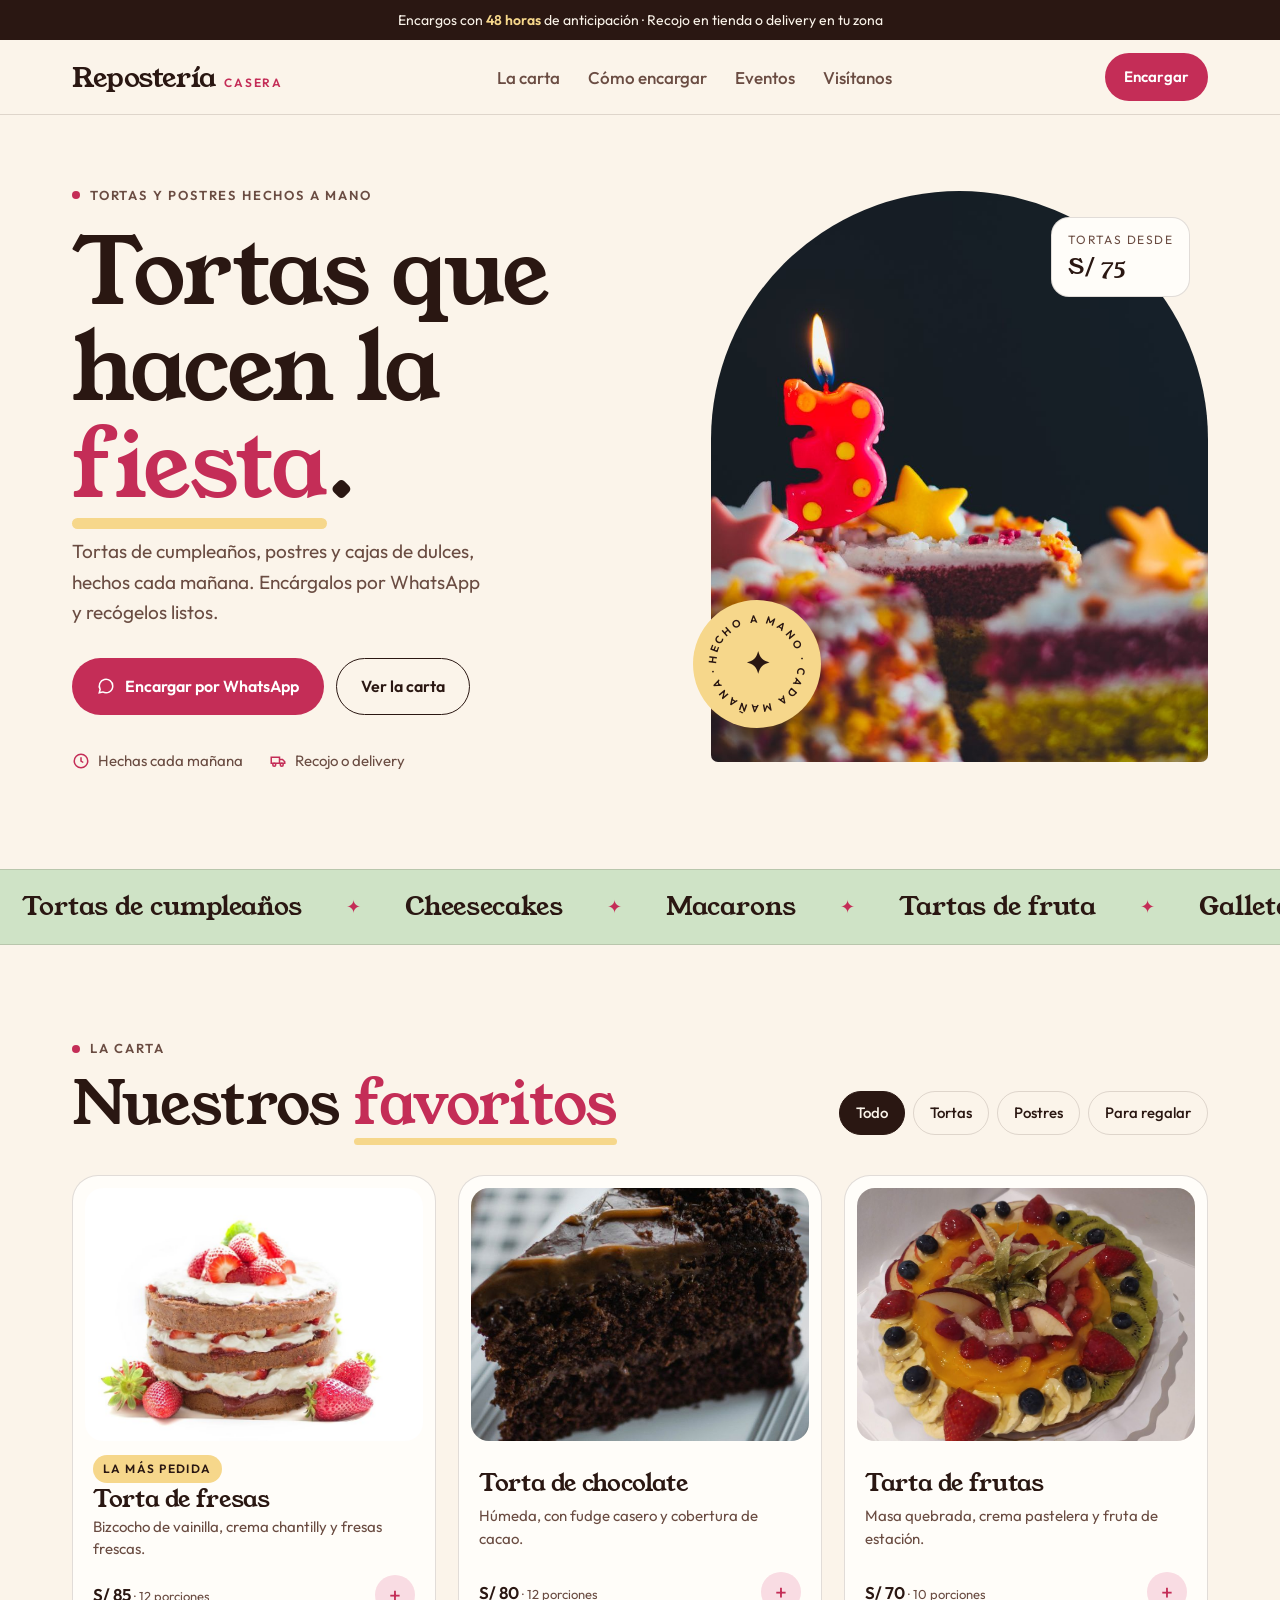
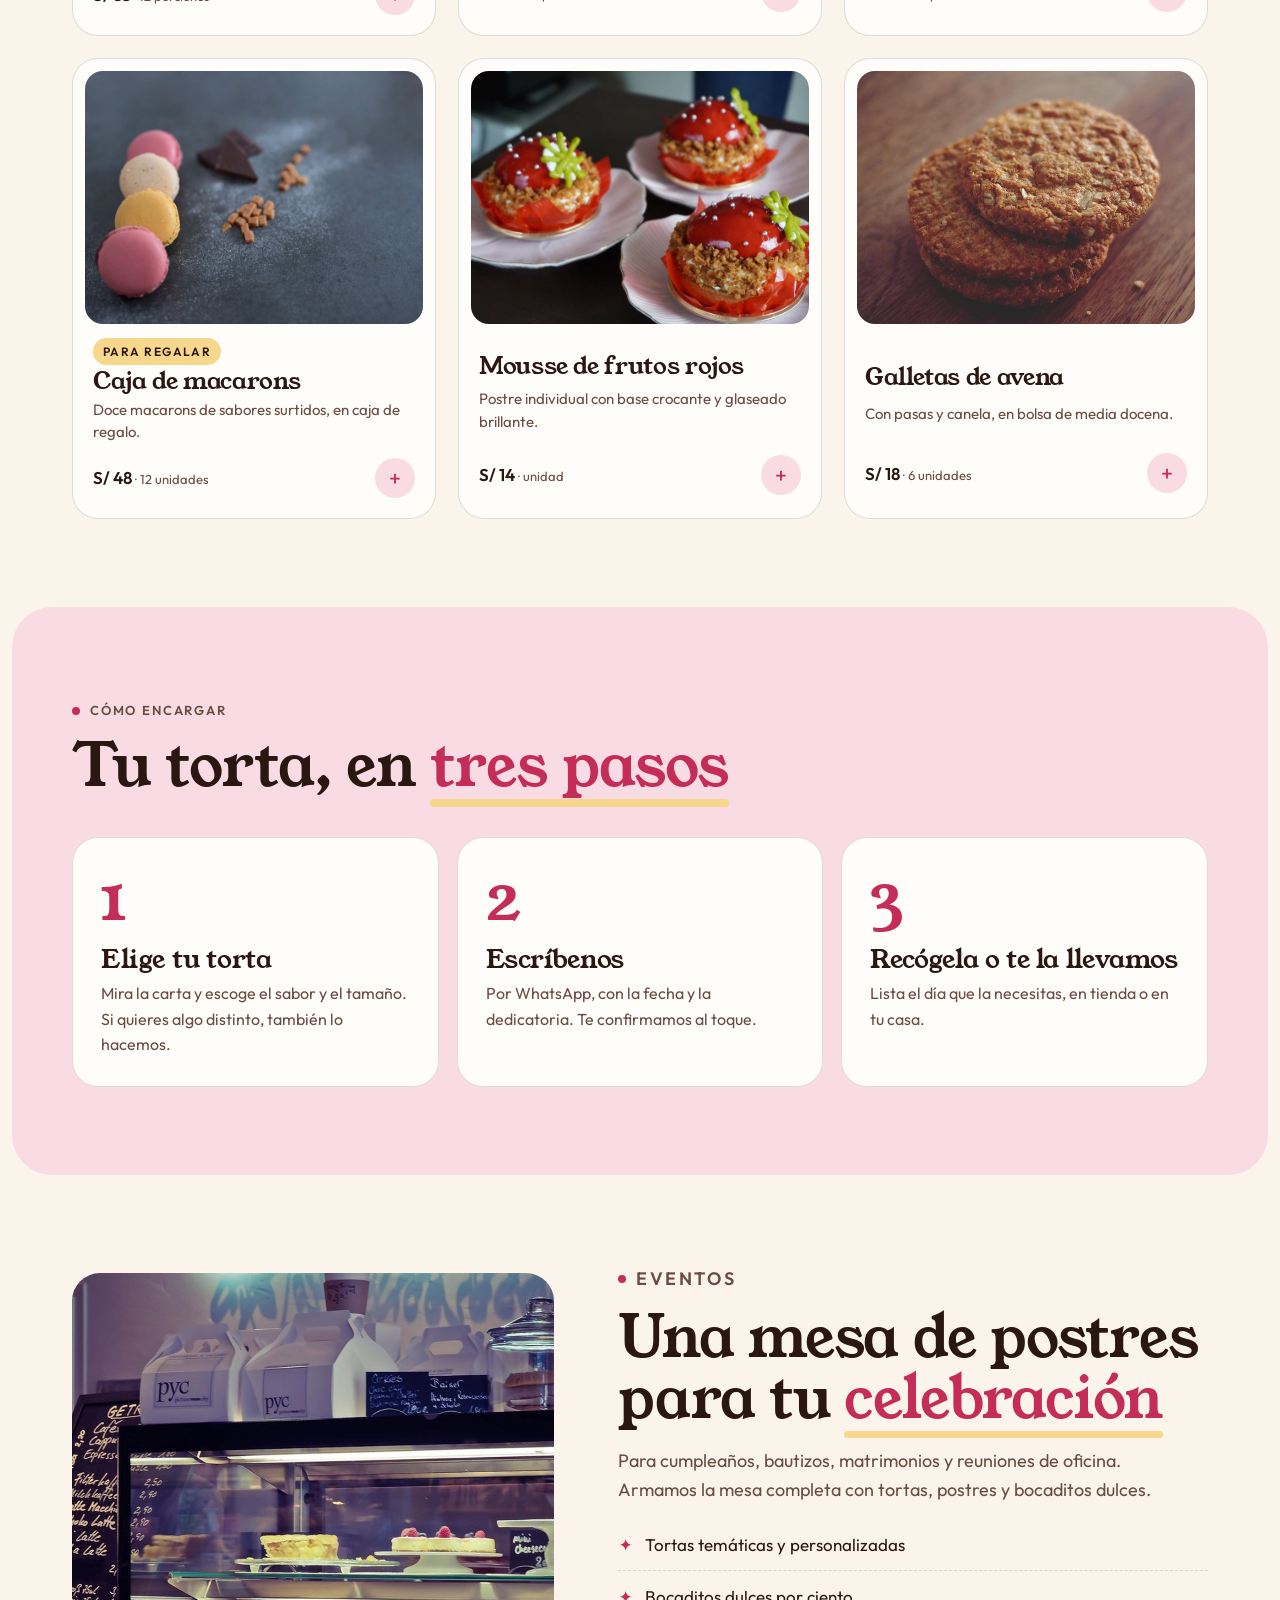
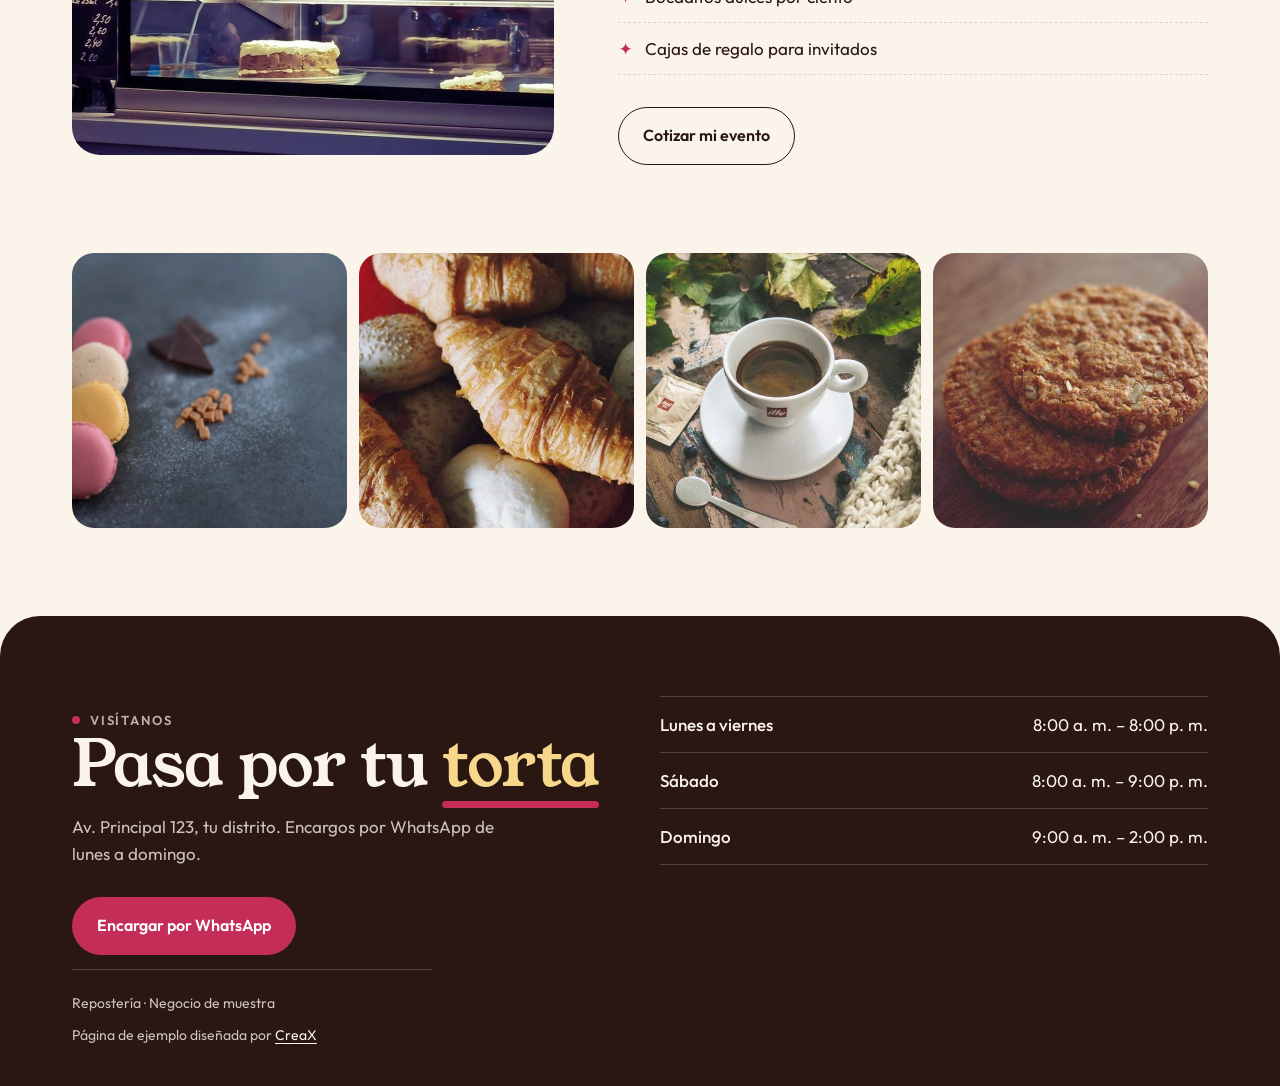
<file: assets/ejemplos/reposteria/index.html>
<!doctype html>
<html lang="es">
<head>
<meta charset="utf-8">
<meta name="viewport" content="width=device-width, initial-scale=1">
<meta http-equiv="Content-Security-Policy" content="default-src 'self'; script-src 'none'; style-src 'self' 'unsafe-inline'; img-src 'self' data:; font-src 'self'; connect-src 'none'; frame-src 'none'; object-src 'none'; base-uri 'self'; form-action 'none'">
<meta name="robots" content="noindex, nofollow">
<title>Repostería · Página de ejemplo de CreaX</title>
<meta name="description" content="Tortas de cumpleaños, postres y cajas de dulces hechas cada mañana. Página de ejemplo diseñada por CreaX.">
<meta name="theme-color" content="#FBF4EA">
<style>
@font-face { font-family: "Young Serif"; font-weight: 400; font-display: swap; src: url("../fuentes/YoungSerif-400.woff2") format("woff2"); }
@font-face { font-family: "Outfit"; font-weight: 300 700; font-display: swap; src: url("../fuentes/Outfit.woff2") format("woff2"); }
:root {
  --crema: #FBF4EA; --crema-2: #F3E6D3; --cacao: #2A1712; --cacao-2: #6A4C42; --linea: rgba(42, 23, 18, 0.14);
  --fram: #C42D57; --fram-claro: #F9DCE3; --mante: #F6D78B; --pista: #CFE3C6; --blanco: #FFFDF9;
  --serif: "Young Serif", Georgia, serif; --sans: "Outfit", system-ui, -apple-system, "Segoe UI", sans-serif;
}
*, *::before, *::after { box-sizing: border-box; margin: 0; padding: 0; }
html { scroll-behavior: smooth; -webkit-text-size-adjust: 100%; }
body { background: var(--crema); color: var(--cacao); font-family: var(--sans); font-size: 17px; line-height: 1.6; -webkit-font-smoothing: antialiased; }
img { display: block; max-width: 100%; height: auto; }
a { color: inherit; text-decoration: none; }
.envoltura { width: 100%; max-width: 1180px; margin: 0 auto; padding: 0 22px; }
h1, h2, h3, .marca { font-family: var(--serif); font-weight: 400; letter-spacing: -0.015em; line-height: 1.05; }
.subrayado { color: var(--fram); position: relative; z-index: 0; isolation: isolate; white-space: nowrap; }
.subrayado::after { content: ""; position: absolute; left: 0; right: 0; bottom: 0.02em; height: 0.12em; border-radius: 99px; background: var(--mante); z-index: -1; }
.boton { display: inline-flex; align-items: center; gap: 10px; padding: 15px 24px; border-radius: 999px; font-weight: 600; font-size: 16px; border: 1.5px solid transparent; transition: background-color .25s ease, color .25s ease, transform .25s ease; }
.boton-lleno { background: var(--fram); color: #fff; }
.boton-lleno:hover { background: var(--cacao); }
.boton-borde { border-color: var(--cacao); color: var(--cacao); }
.boton-borde:hover { background: var(--cacao); color: var(--crema); }
.boton svg { width: 18px; height: 18px; }
.ojo { display: inline-flex; align-items: center; gap: 10px; font-size: 13px; font-weight: 600; letter-spacing: 0.14em; text-transform: uppercase; color: var(--cacao-2); }
.ojo::before { content: ""; width: 8px; height: 8px; border-radius: 50%; background: var(--fram); }

/* aviso y barra */
.aviso { background: var(--cacao); color: var(--crema); font-size: 14px; text-align: center; padding: 9px 16px; }
.aviso b { color: var(--mante); font-weight: 600; }
.barra { position: sticky; top: 0; z-index: 10; background: rgba(251, 244, 234, 0.94); border-bottom: 1px solid var(--linea); }
.barra .envoltura { display: flex; align-items: center; justify-content: space-between; gap: 18px; height: 74px; }
.marca { font-size: 28px; display: inline-flex; align-items: baseline; gap: 8px; }
.marca small { font-family: var(--sans); font-size: 12px; font-weight: 600; letter-spacing: 0.16em; text-transform: uppercase; color: var(--fram); }
.menu { display: none; gap: 28px; font-weight: 500; color: var(--cacao-2); }
.menu a:hover { color: var(--cacao); }
.barra .boton { padding: 11px 18px; font-size: 15px; }

/* portada */
.portada { padding: 48px 0 64px; }
.portada .envoltura { display: grid; gap: 40px; align-items: center; }
.portada h1 { font-size: clamp(46px, 7.4vw, 92px); margin: 18px 0 22px; }
.portada p.entrada { font-size: 19px; color: var(--cacao-2); max-width: 34ch; }
.acciones { display: flex; flex-wrap: wrap; gap: 12px; margin-top: 30px; }
.datos { display: flex; flex-wrap: wrap; gap: 10px 26px; margin-top: 34px; font-size: 15px; color: var(--cacao-2); }
.datos span { display: inline-flex; align-items: center; gap: 8px; }
.datos svg { width: 18px; height: 18px; color: var(--fram); }
.arco { position: relative; }
.arco img { width: 100%; aspect-ratio: 4 / 4.6; object-fit: cover; border-radius: 999px 999px 28px 28px; }
.sello { position: absolute; left: -18px; bottom: 34px; width: 128px; height: 128px; border-radius: 50%; background: var(--mante); display: grid; place-items: center; }
.sello svg { width: 112px; height: 112px; animation: girar 22s linear infinite; }
.sello b { position: absolute; font-family: var(--serif); font-size: 30px; color: var(--cacao); }
.etiqueta-precio { position: absolute; right: 18px; top: 26px; background: var(--blanco); border: 1px solid var(--linea); border-radius: 18px; padding: 12px 16px; }
.etiqueta-precio span { display: block; font-size: 12px; letter-spacing: 0.12em; text-transform: uppercase; color: var(--cacao-2); }
.etiqueta-precio b { font-family: var(--serif); font-size: 22px; font-weight: 400; }
@keyframes girar { to { transform: rotate(360deg); } }

/* cinta */
.cinta { background: var(--pista); border-block: 1px solid var(--linea); overflow: hidden; padding: 16px 0; }
.cinta-pista { display: flex; width: max-content; animation: correr 34s linear infinite; }
.cinta-pista span { font-family: var(--serif); font-size: 26px; padding: 0 22px; white-space: nowrap; display: inline-flex; align-items: center; gap: 44px; }
.cinta-pista span::after { content: "✦"; color: var(--fram); font-size: 18px; }
@keyframes correr { to { transform: translateX(-50%); } }

/* secciones */
section.bloque { padding: 88px 0; }
.cabeza { display: flex; flex-wrap: wrap; align-items: end; justify-content: space-between; gap: 18px; margin-bottom: 40px; }
.cabeza h2 { font-size: clamp(36px, 5vw, 60px); margin-top: 12px; }
.filtros { display: flex; flex-wrap: wrap; gap: 8px; }
.filtros span { padding: 9px 16px; border-radius: 999px; border: 1px solid var(--linea); font-size: 15px; font-weight: 500; }
.filtros span.activo { background: var(--cacao); color: var(--crema); border-color: var(--cacao); }

.carta { display: grid; grid-template-columns: repeat(auto-fill, minmax(250px, 1fr)); gap: 22px; }
.producto { background: var(--blanco); border: 1px solid var(--linea); border-radius: 26px; padding: 12px; display: grid; gap: 14px; }
.producto img { width: 100%; aspect-ratio: 4 / 3; object-fit: cover; border-radius: 18px; }
.producto .texto { padding: 0 8px 8px; display: grid; gap: 4px; }
.producto h3 { font-size: 24px; }
.producto p { font-size: 15px; color: var(--cacao-2); line-height: 1.5; }
.producto .pie { display: flex; align-items: center; justify-content: space-between; margin-top: 10px; }
.producto .precio { font-weight: 600; }
.producto .precio small { font-weight: 400; color: var(--cacao-2); font-size: 13px; }
.mas { width: 40px; height: 40px; border-radius: 50%; display: grid; place-items: center; background: var(--fram-claro); color: var(--fram); font-size: 22px; line-height: 1; }
.producto .sello-chico { justify-self: start; font-size: 12px; font-weight: 600; letter-spacing: 0.12em; text-transform: uppercase; color: var(--cacao); background: var(--mante); padding: 4px 10px; border-radius: 99px; }

/* cómo encargar */
.encargar { background: var(--fram-claro); border-radius: 40px; margin: 0 12px; }
.pasos { display: grid; gap: 18px; counter-reset: paso; }
.paso { background: var(--blanco); border-radius: 26px; padding: 28px; border: 1px solid var(--linea); }
.paso .numero { font-family: var(--serif); font-size: 64px; line-height: 1; color: var(--fram); }
.paso h3 { font-size: 26px; margin: 16px 0 8px; }
.paso p { color: var(--cacao-2); font-size: 16px; }

/* eventos */
.eventos .envoltura { display: grid; gap: 34px; align-items: center; }
.eventos img { width: 100%; aspect-ratio: 1; object-fit: cover; border-radius: 28px; }
.eventos h2 { font-size: clamp(36px, 5vw, 58px); margin: 14px 0 18px; }
.eventos p { color: var(--cacao-2); font-size: 18px; max-width: 46ch; }
.lista { list-style: none; display: grid; gap: 12px; margin: 26px 0 32px; }
.lista li { display: flex; gap: 12px; align-items: baseline; padding-bottom: 12px; border-bottom: 1px dashed var(--linea); }
.lista li::before { content: "✦"; color: var(--fram); }

/* galería */
.galeria { display: grid; grid-template-columns: repeat(2, 1fr); gap: 12px; }
.galeria img { width: 100%; height: 100%; aspect-ratio: 1; object-fit: cover; border-radius: 22px; }

/* visítanos */
.visita { background: var(--cacao); color: var(--crema); border-radius: 40px 40px 0 0; padding: 80px 0 40px; }
.visita .envoltura { display: grid; gap: 40px; }
.visita h2 { font-size: clamp(38px, 5.4vw, 64px); }
.visita h2 .subrayado { color: var(--mante); }
.visita h2 .subrayado::after { background: var(--fram); }
.visita p { color: rgba(251, 244, 234, 0.78); margin-top: 14px; max-width: 40ch; }
.horario { border-top: 1px solid rgba(251, 244, 234, 0.2); }
.horario div { display: flex; justify-content: space-between; padding: 14px 0; border-bottom: 1px solid rgba(251, 244, 234, 0.2); }
.horario b { font-weight: 500; }
.visita .boton-lleno:hover { background: var(--mante); color: var(--cacao); }
.creditos { border-top: 1px solid rgba(251, 244, 234, 0.2); margin-top: 56px; padding-top: 22px; display: flex; flex-wrap: wrap; justify-content: space-between; gap: 10px; font-size: 14px; color: rgba(251, 244, 234, 0.7); }
.creditos a { text-decoration: underline; text-underline-offset: 3px; color: var(--crema); }

@media (min-width: 820px) {
  .menu { display: flex; }
  .carta { grid-template-columns: repeat(3, 1fr); }
  .portada { padding: 64px 0 96px; }
  .portada .envoltura { grid-template-columns: 1.08fr 0.92fr; gap: 56px; }
  .pasos { grid-template-columns: repeat(3, 1fr); }
  .eventos .envoltura { grid-template-columns: 0.9fr 1.1fr; gap: 64px; }
  .galeria { grid-template-columns: repeat(4, 1fr); }
  .visita .envoltura { grid-template-columns: 1fr 1fr; align-items: start; }
}
@media (prefers-reduced-motion: reduce) { .sello svg, .cinta-pista { animation: none; } }
</style>
</head>
<body>

<p class="aviso">Encargos con <b>48 horas</b> de anticipación · Recojo en tienda o delivery en tu zona</p>

<header class="barra">
  <div class="envoltura">
    <a class="marca" href="#">Repostería <small>casera</small></a>
    <nav class="menu" aria-label="Secciones">
      <a href="#carta">La carta</a><a href="#encargar">Cómo encargar</a><a href="#eventos">Eventos</a><a href="#visita">Visítanos</a>
    </nav>
    <a class="boton boton-lleno" href="#">Encargar</a>
  </div>
</header>

<main>
  <section class="portada">
    <div class="envoltura">
      <div>
        <p class="ojo">Tortas y postres hechos a mano</p>
        <h1>Tortas que hacen la <span class="subrayado">fiesta</span>.</h1>
        <p class="entrada">Tortas de cumpleaños, postres y cajas de dulces, hechos cada mañana. Encárgalos por WhatsApp y recógelos listos.</p>
        <div class="acciones">
          <a class="boton boton-lleno" href="#"><svg viewBox="0 0 24 24" fill="none" stroke="currentColor" stroke-width="2" aria-hidden="true"><path d="M21 12a9 9 0 0 1-13.3 7.9L3 21l1.2-4.5A9 9 0 1 1 21 12Z"/></svg>Encargar por WhatsApp</a>
          <a class="boton boton-borde" href="#carta">Ver la carta</a>
        </div>
        <div class="datos">
          <span><svg viewBox="0 0 24 24" fill="none" stroke="currentColor" stroke-width="2" aria-hidden="true"><circle cx="12" cy="12" r="9"/><path d="M12 7v5l3 2"/></svg>Hechas cada mañana</span>
          <span><svg viewBox="0 0 24 24" fill="none" stroke="currentColor" stroke-width="2" aria-hidden="true"><path d="M3 7h11v8H3zM14 10h4l3 3v2h-7"/><circle cx="7" cy="17" r="2"/><circle cx="17" cy="17" r="2"/></svg>Recojo o delivery</span>
        </div>
      </div>
      <div class="arco">
        <img src="fotos/cumpleanos.jpg" width="1400" height="932" alt="Torta de cumpleaños con una vela encendida">
        <div class="sello" aria-hidden="true">
          <svg viewBox="0 0 120 120"><defs><path id="circulo" d="M60,60 m-44,0 a44,44 0 1,1 88,0 a44,44 0 1,1 -88,0"/></defs><text font-family="Outfit, sans-serif" font-size="11.5" font-weight="600" letter-spacing="3" fill="#2A1712"><textPath href="#circulo">HECHO A MANO · CADA MAÑANA ·</textPath></text></svg>
          <b>✦</b>
        </div>
        <p class="etiqueta-precio"><span>Tortas desde</span><b>S/ 75</b></p>
      </div>
    </div>
  </section>

  <div class="cinta" aria-hidden="true">
    <div class="cinta-pista">
      <span>Tortas de cumpleaños</span><span>Cheesecakes</span><span>Macarons</span><span>Tartas de fruta</span><span>Galletas</span><span>Mousse</span>
      <span>Tortas de cumpleaños</span><span>Cheesecakes</span><span>Macarons</span><span>Tartas de fruta</span><span>Galletas</span><span>Mousse</span>
    </div>
  </div>

  <section class="bloque" id="carta">
    <div class="envoltura">
      <div class="cabeza">
        <div><p class="ojo">La carta</p><h2>Nuestros <span class="subrayado">favoritos</span></h2></div>
        <div class="filtros" aria-hidden="true"><span class="activo">Todo</span><span>Tortas</span><span>Postres</span><span>Para regalar</span></div>
      </div>
      <div class="carta">
        <article class="producto"><img src="fotos/fresas.jpg" width="900" height="602" alt="Torta de fresas con crema" loading="lazy"><div class="texto"><span class="sello-chico">La más pedida</span><h3>Torta de fresas</h3><p>Bizcocho de vainilla, crema chantilly y fresas frescas.</p><div class="pie"><span class="precio">S/ 85 <small>· 12 porciones</small></span><span class="mas" aria-hidden="true">+</span></div></div></article>
        <article class="producto"><img src="fotos/chocolate.jpg" width="800" height="500" alt="Tajada de torta de chocolate" loading="lazy"><div class="texto"><h3>Torta de chocolate</h3><p>Húmeda, con fudge casero y cobertura de cacao.</p><div class="pie"><span class="precio">S/ 80 <small>· 12 porciones</small></span><span class="mas" aria-hidden="true">+</span></div></div></article>
        <article class="producto"><img src="fotos/tarta.jpg" width="900" height="675" alt="Tarta de frutas frescas" loading="lazy"><div class="texto"><h3>Tarta de frutas</h3><p>Masa quebrada, crema pastelera y fruta de estación.</p><div class="pie"><span class="precio">S/ 70 <small>· 10 porciones</small></span><span class="mas" aria-hidden="true">+</span></div></div></article>
        <article class="producto"><img src="fotos/macarons.jpg" width="900" height="600" alt="Macarons de colores" loading="lazy"><div class="texto"><span class="sello-chico">Para regalar</span><h3>Caja de macarons</h3><p>Doce macarons de sabores surtidos, en caja de regalo.</p><div class="pie"><span class="precio">S/ 48 <small>· 12 unidades</small></span><span class="mas" aria-hidden="true">+</span></div></div></article>
        <article class="producto"><img src="fotos/mousse.jpg" width="900" height="600" alt="Postres individuales de mousse de frutos rojos" loading="lazy"><div class="texto"><h3>Mousse de frutos rojos</h3><p>Postre individual con base crocante y glaseado brillante.</p><div class="pie"><span class="precio">S/ 14 <small>· unidad</small></span><span class="mas" aria-hidden="true">+</span></div></div></article>
        <article class="producto"><img src="fotos/galletas.jpg" width="800" height="500" alt="Galletas de avena" loading="lazy"><div class="texto"><h3>Galletas de avena</h3><p>Con pasas y canela, en bolsa de media docena.</p><div class="pie"><span class="precio">S/ 18 <small>· 6 unidades</small></span><span class="mas" aria-hidden="true">+</span></div></div></article>
      </div>
    </div>
  </section>

  <section class="bloque encargar" id="encargar">
    <div class="envoltura">
      <div class="cabeza"><div><p class="ojo">Cómo encargar</p><h2>Tu torta, en <span class="subrayado">tres pasos</span></h2></div></div>
      <div class="pasos">
        <div class="paso"><span class="numero">1</span><h3>Elige tu torta</h3><p>Mira la carta y escoge el sabor y el tamaño. Si quieres algo distinto, también lo hacemos.</p></div>
        <div class="paso"><span class="numero">2</span><h3>Escríbenos</h3><p>Por WhatsApp, con la fecha y la dedicatoria. Te confirmamos al toque.</p></div>
        <div class="paso"><span class="numero">3</span><h3>Recógela o te la llevamos</h3><p>Lista el día que la necesitas, en tienda o en tu casa.</p></div>
      </div>
    </div>
  </section>

  <section class="bloque eventos" id="eventos">
    <div class="envoltura">
      <img src="fotos/vitrina.jpg" width="900" height="900" alt="Vitrina con tortas y postres" loading="lazy">
      <div>
        <p class="ojo">Eventos</p>
        <h2>Una mesa de postres para tu <span class="subrayado">celebración</span></h2>
        <p>Para cumpleaños, bautizos, matrimonios y reuniones de oficina. Armamos la mesa completa con tortas, postres y bocaditos dulces.</p>
        <ul class="lista"><li>Tortas temáticas y personalizadas</li><li>Bocaditos dulces por ciento</li><li>Cajas de regalo para invitados</li></ul>
        <a class="boton boton-borde" href="#">Cotizar mi evento</a>
      </div>
    </div>
  </section>

  <section class="bloque" style="padding-top: 0">
    <div class="envoltura galeria">
      <img src="fotos/macarons.jpg" width="900" height="600" alt="Macarons" loading="lazy">
      <img src="fotos/croissants.jpg" width="800" height="500" alt="Croissants recién horneados" loading="lazy">
      <img src="fotos/cafe.jpg" width="800" height="500" alt="Taza de café" loading="lazy">
      <img src="fotos/galletas.jpg" width="800" height="500" alt="Galletas" loading="lazy">
    </div>
  </section>
</main>

<footer class="visita" id="visita">
  <div class="envoltura">
    <div>
      <p class="ojo" style="color: rgba(251,244,234,.7)">Visítanos</p>
      <h2>Pasa por tu <span class="subrayado">torta</span></h2>
      <p>Av. Principal 123, tu distrito. Encargos por WhatsApp de lunes a domingo.</p>
      <div class="acciones"><a class="boton boton-lleno" href="#">Encargar por WhatsApp</a></div>
    </div>
    <div class="horario">
      <div><b>Lunes a viernes</b><span>8:00 a. m. – 8:00 p. m.</span></div>
      <div><b>Sábado</b><span>8:00 a. m. – 9:00 p. m.</span></div>
      <div><b>Domingo</b><span>9:00 a. m. – 2:00 p. m.</span></div>
    </div>
  </div>
  <div class="envoltura">
    <p class="creditos"><span>Repostería · Negocio de muestra</span><span>Página de ejemplo diseñada por <a href="../../../index.html">CreaX</a></span></p>
  </div>
</footer>

</body>
</html>
</file>
